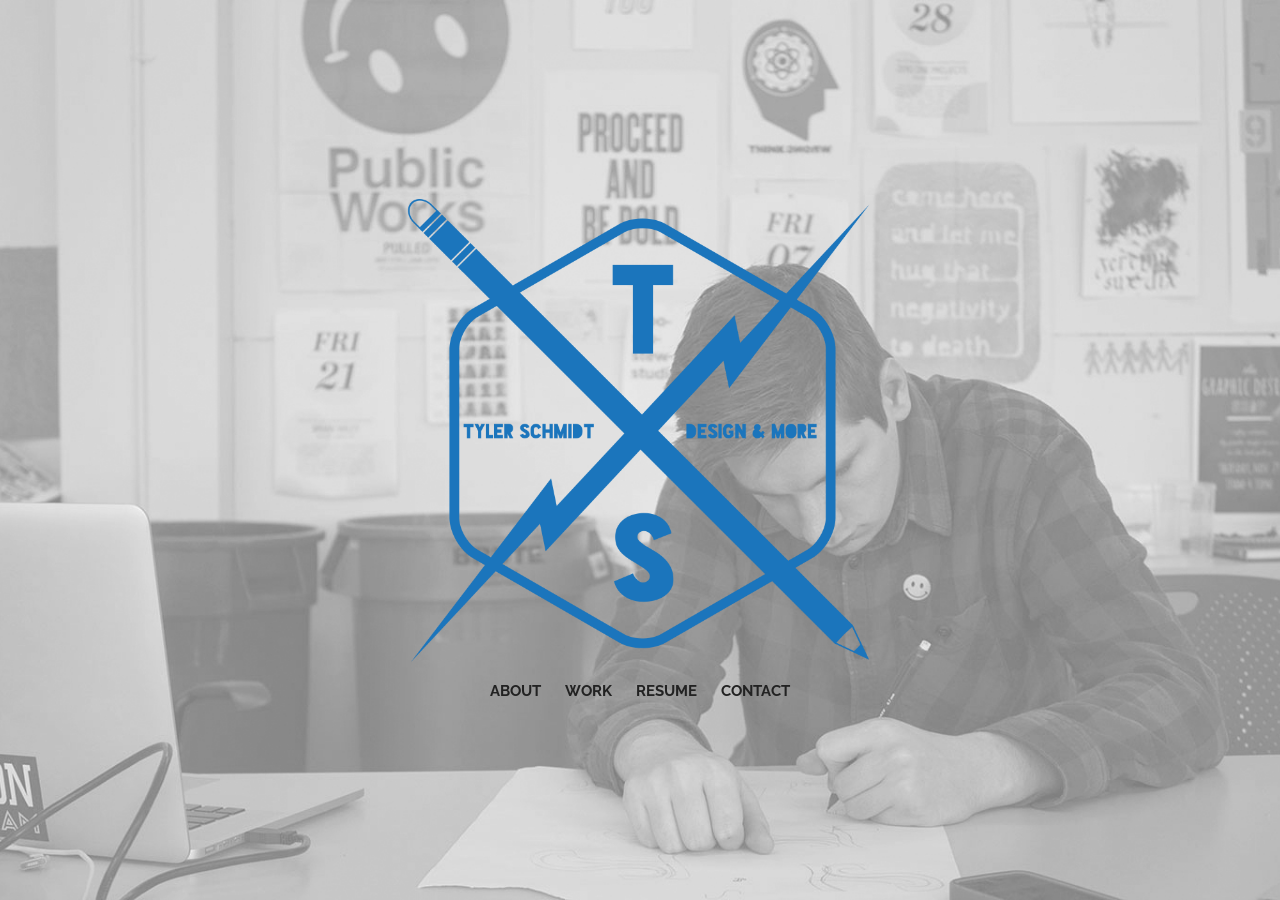
<file: index.html>
<!DOCTYPE html>
<html lang="en">
<head>

  <!-- Basic Page Needs
  –––––––––––––––––––––––––––––––––––––––––––––––––– -->
  <meta charset="utf-8">
  <title>Tyler Schmidt</title>
  <meta name="description" content="">
  <meta name="author" content="">

  <!-- Mobile Specific Metas
  –––––––––––––––––––––––––––––––––––––––––––––––––– -->
  <meta name="viewport" content="width=device-width, initial-scale=1">

  <!-- FONT
  –––––––––––––––––––––––––––––––––––––––––––––––––– -->
  <link href="//fonts.googleapis.com/css?family=Raleway:400,300,600" rel="stylesheet" type="text/css">

  <!-- CSS
  –––––––––––––––––––––––––––––––––––––––––––––––––– -->
  <link rel="stylesheet" href="css/skeleton.css">
  <link rel="stylesheet" href="css/normalize.css">
  <link rel="stylesheet" href="css/styles.css">
  <link rel="stylesheet" href="sss/sss.css" type="text/css" media="all">

  <!-- Favicon
  –––––––––––––––––––––––––––––––––––––––––––––––––– -->
  <link rel="icon" type="image/png" href="images/logo-2.png">

  <!-- JS
  –––––––––––––––––––––––––––––––––––––––––––––––––– -->
  <script src="http://ajax.googleapis.com/ajax/libs/jquery/1.9.0/jquery.min.js"></script>
  <script src="sss/sss.min.js"></script>
  <script>
  jQuery(function($) {
  $('.slider').sss();
  });
  </script>

</head>
<body>

  <!-- Primary Page Layout
  –––––––––––––––––––––––––––––––––––––––––––––––––– -->
  <div class="background-home">
    <div class="container">
        <img class="index-logo" src="images/logo.png">
        </a>
        <br>
      <div class="links">
       <a class="bold" href="about.html">ABOUT</a>
       <a class="bold" href="work.html">WORK</a>
       <a class="bold" href="resume.html">RESUME</a>
       <a class="bold" href="contact.html">CONTACT</a>
      </div>
    </div>
  </div>


<!-- End Document
  –––––––––––––––––––––––––––––––––––––––––––––––––– -->
</body>
</html>
</file>
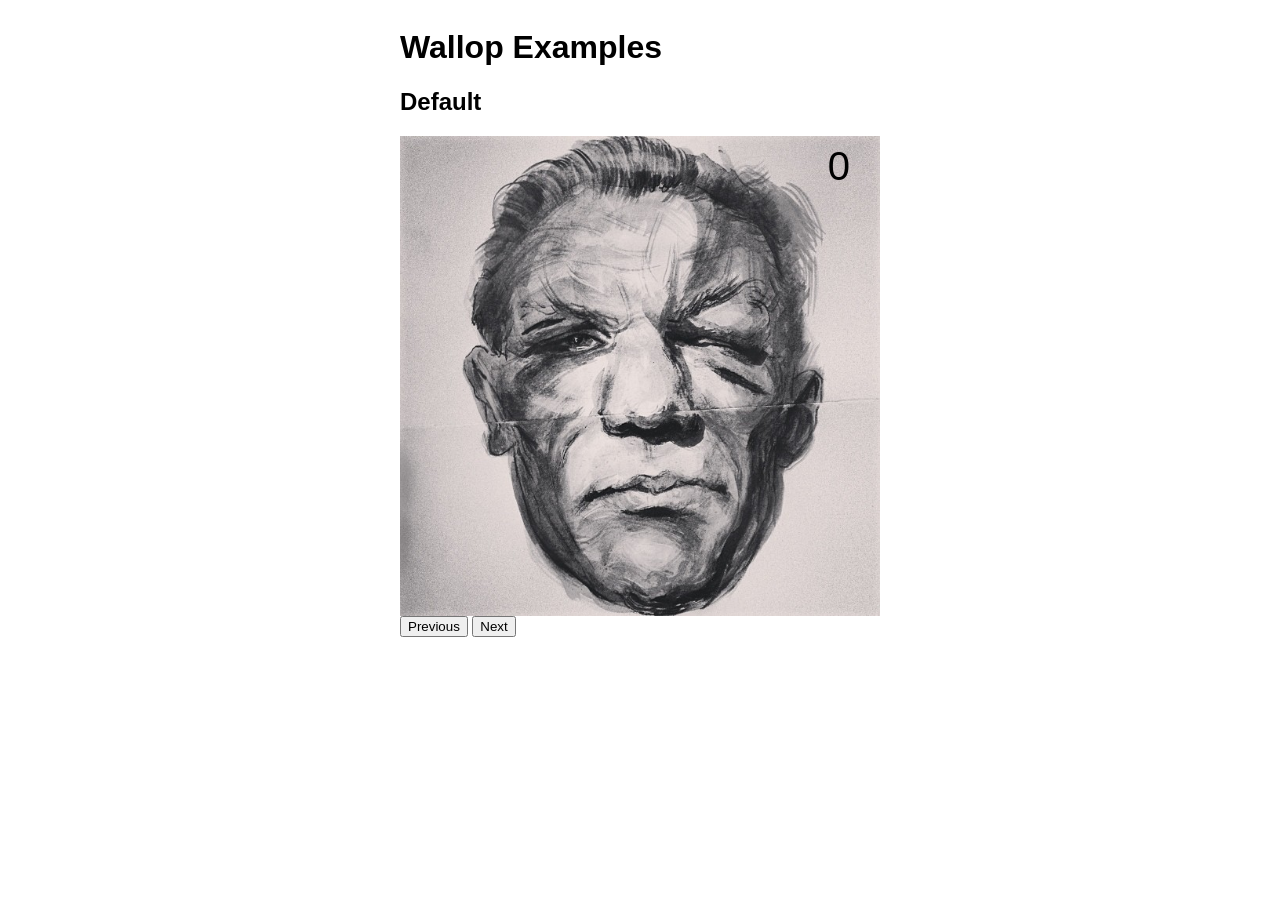
<file: bower_components/wallop/examples/index.html>
<!doctype html>
<html lang="en">
<head>
  <meta charset="UTF-8">
  <title>Wallop</title>
  <meta name="viewport" content="initial-scale=1, user-scalable=no">
  <link rel="stylesheet" href="css/example.css">
  <link rel="stylesheet" href="../css/wallop.css">
</head>
<body>

  <div class="Container">
    <h1>Wallop Examples</h1>
    <h2>Default</h2>

    <!-- SLIDER STARTS -->
    <div class="Wallop">
      <div class="Wallop-list">
        <div class="Wallop-item"><img src="imgs/1.jpg"></div>
        <div class="Wallop-item"><img src="imgs/2.jpg"></div>
        <div class="Wallop-item"><img src="imgs/3.jpg"></div>
        <div class="Wallop-item"><img src="imgs/4.jpg"></div>
        <div class="Wallop-item"><img src="imgs/5.jpg"></div>
      </div>

      <button class="Wallop-buttonPrevious">Previous</button>
      <button class="Wallop-buttonNext">Next</button>
    </div>
    <!-- SLIDER ENDS -->

  </div>


  <script src="../js/Wallop.js"></script>
  <script>
    // New instance of Wallop
    var slider = document.querySelector('.Wallop');
    var Wallop = new Wallop(slider);
  </script>

</body>
</html>
</file>
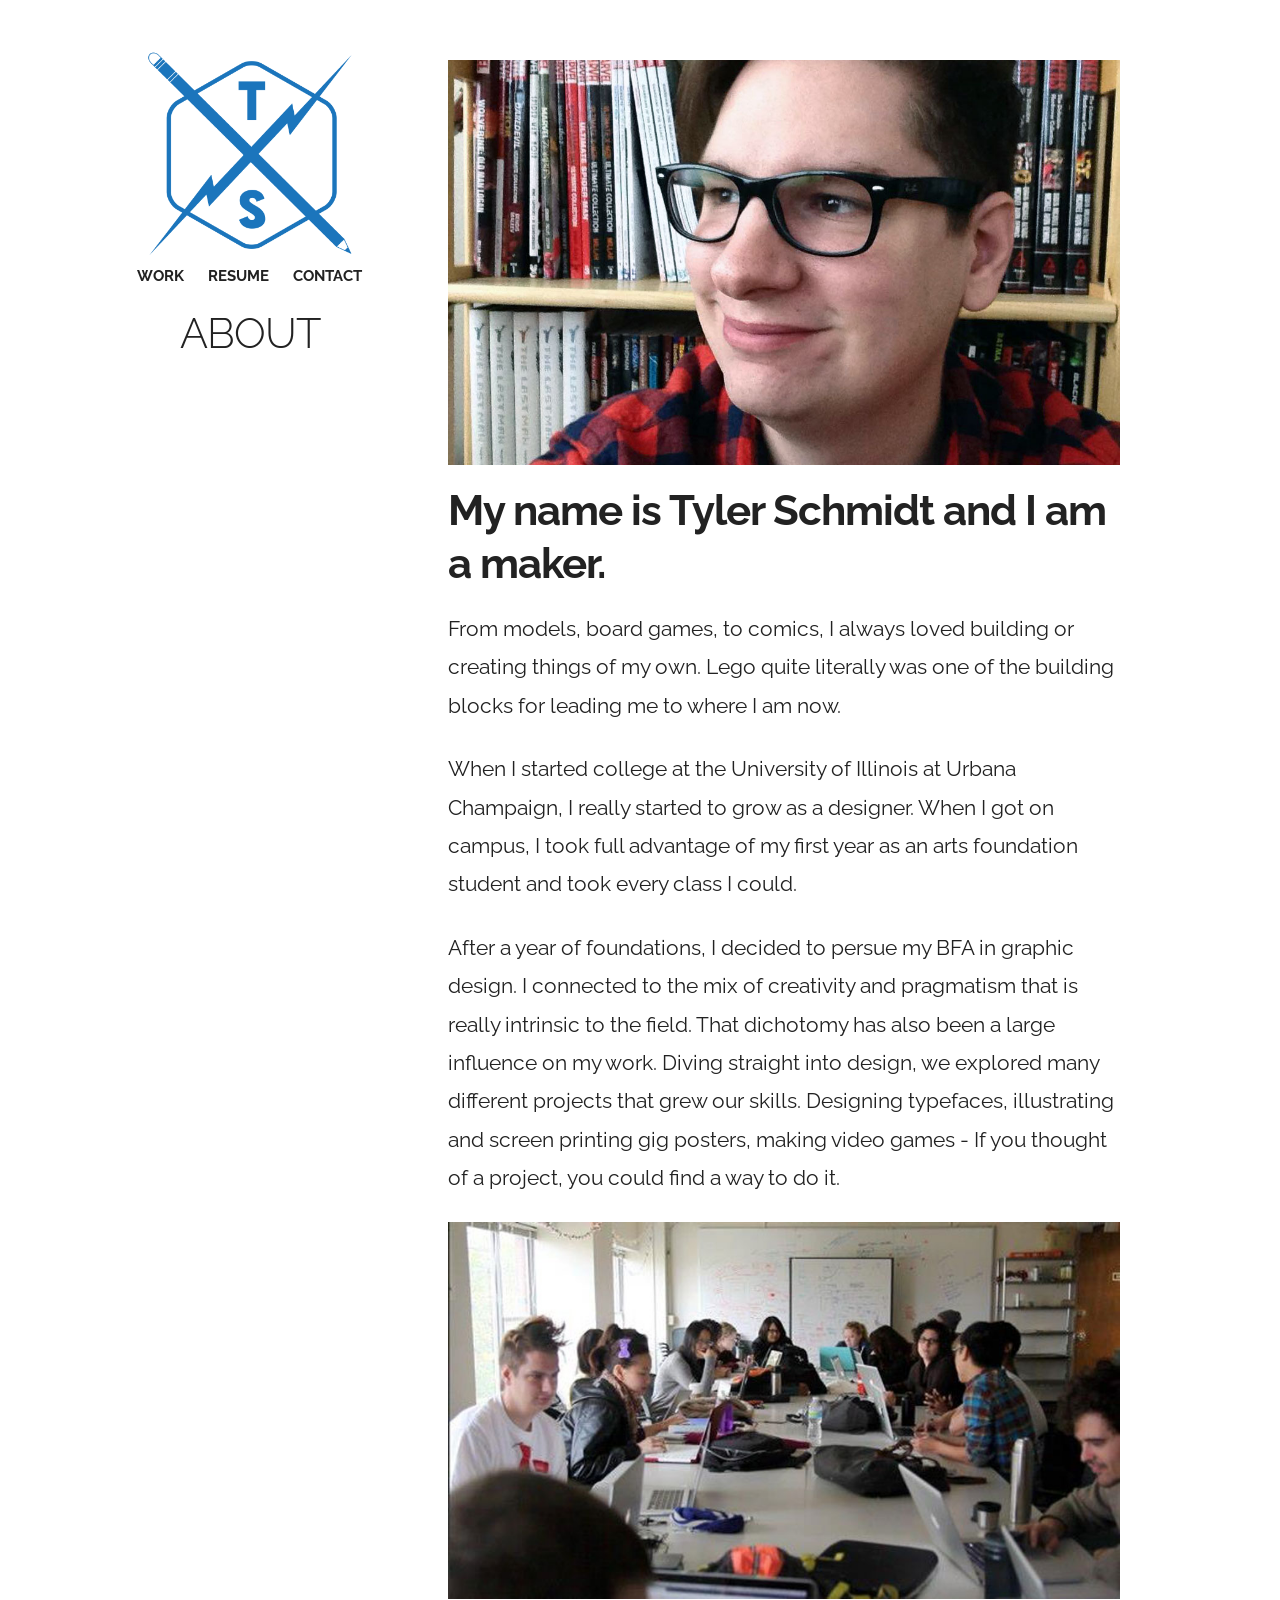
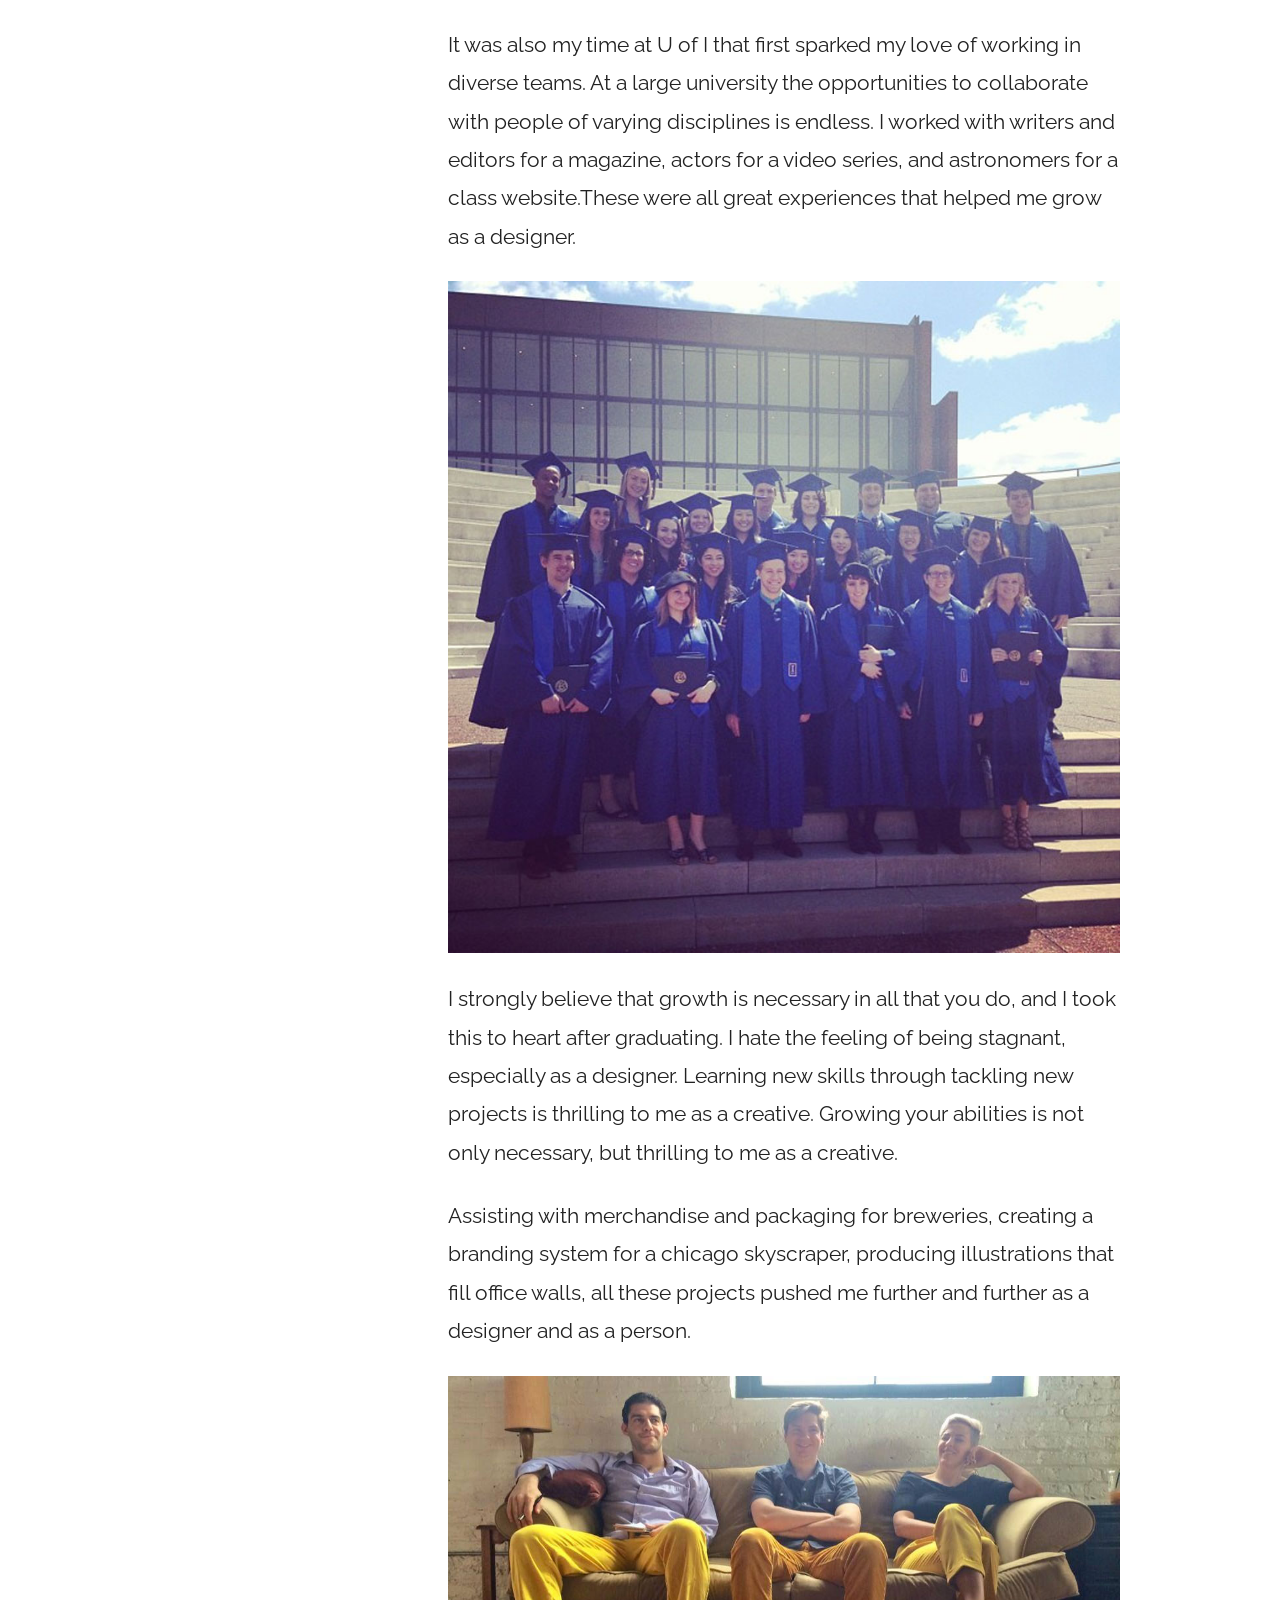
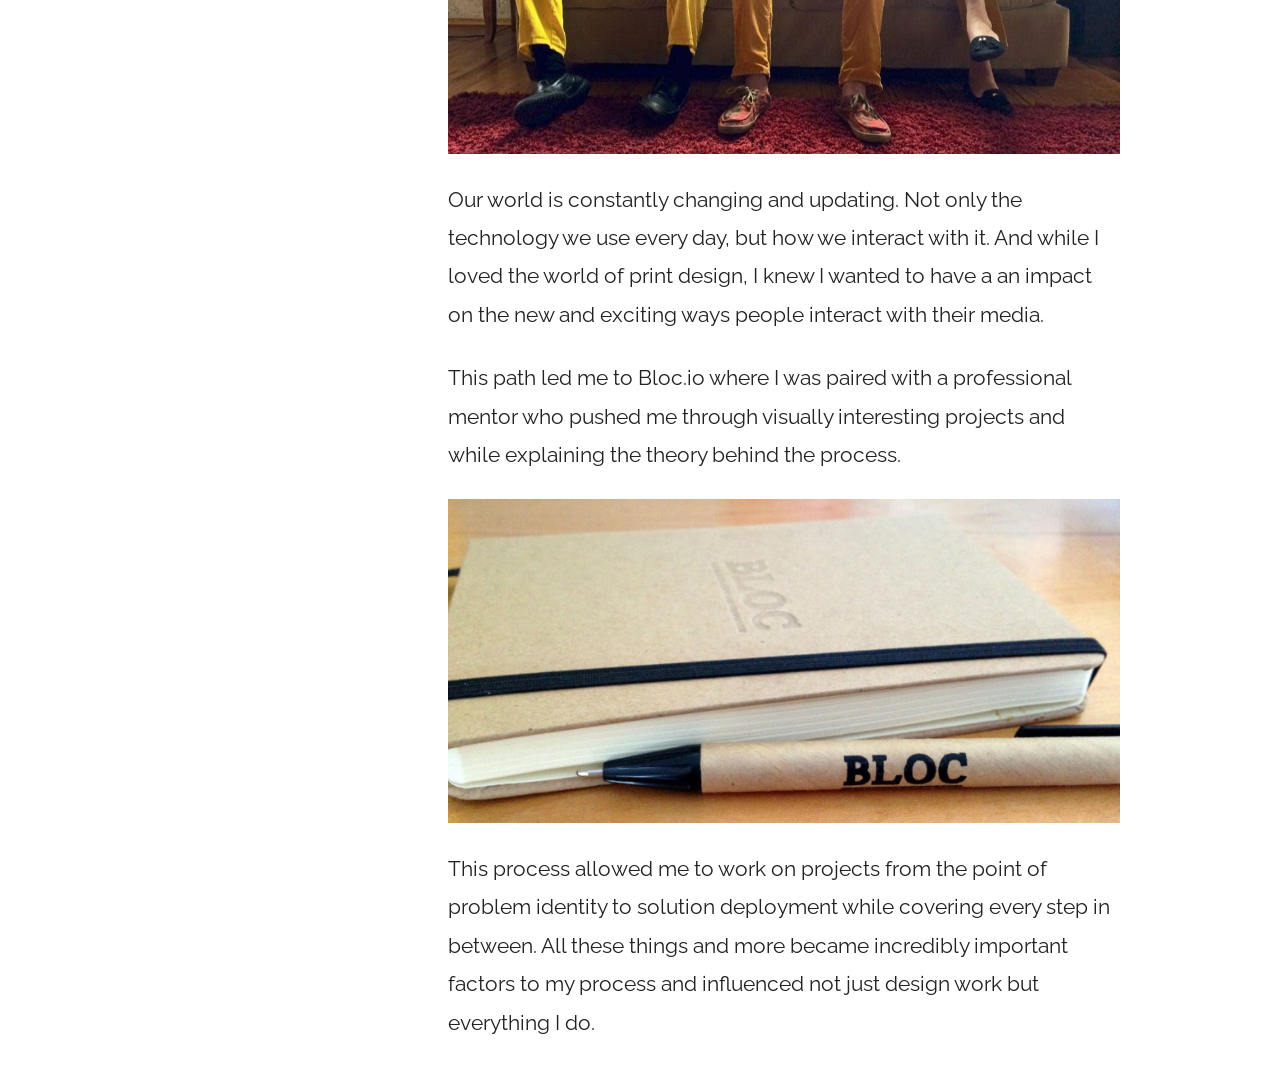
<file: about.html>
<!DOCTYPE html>
<html lang="en">
<head>

  <!-- Basic Page Needs
  –––––––––––––––––––––––––––––––––––––––––––––––––– -->
  <meta charset="utf-8">
  <title>Tyler Schmidt</title>
  <meta name="description" content="">
  <meta name="author" content="">

  <!-- Mobile Specific Metas
  –––––––––––––––––––––––––––––––––––––––––––––––––– -->
  <meta name="viewport" content="width=device-width, initial-scale=1">

  <!-- FONT
  –––––––––––––––––––––––––––––––––––––––––––––––––– -->
  <link href="//fonts.googleapis.com/css?family=Raleway:400,300,600" rel="stylesheet" type="text/css">

  <!-- CSS
  –––––––––––––––––––––––––––––––––––––––––––––––––– -->
  <link rel="stylesheet" href="css/skeleton.css">
  <link rel="stylesheet" href="css/normalize.css">
  <link rel="stylesheet" href="css/styles.css">
  <link rel="stylesheet" href="sss/sss.css" type="text/css" media="all">

  <!-- Favicon
  –––––––––––––––––––––––––––––––––––––––––––––––––– -->
  <link rel="icon" type="image/png" href="images/logo-2.png">

  <!-- JS
  –––––––––––––––––––––––––––––––––––––––––––––––––– -->
  <script src="http://ajax.googleapis.com/ajax/libs/jquery/1.9.0/jquery.min.js"></script>
  <script src="sss/sss.min.js"></script>
  <script>
  jQuery(function($) {
  $('.slider').sss();
  });
  </script>

</head>
<body>

  <!-- Primary Page Layout
  –––––––––––––––––––––––––––––––––––––––––––––––––– -->
    <div class="container">
    <div class="row">
      <article>
      <div class="fixed-left">
        <a href="work.html">
        <img class="scale" src="images/logo-2.png">
        </a>
        <div class="links">
       <a class="bold" href="work.html">WORK</a>
       <a class="bold" href="resume.html">RESUME</a>
       <a class="bold" href="contact.html">CONTACT</a>
        </div>
       <h2 class="page-2">ABOUT</h2>
      </div>
      <div class="fixed-right">
        <div class="header"></div>
          <h2 class="bold">My name is Tyler Schmidt and I am a maker.</h2>
          <p>
          From models, board games, to comics, I always loved building or creating things of my own. Lego quite literally was one of the building blocks for leading me to where I am now.
          </p>
          <p>
          When I started college at the University of Illinois at Urbana Champaign, I really started to grow as a designer. When I got on campus, I took full advantage of my first year as an arts foundation student and took every class I could. 
          </p>
          <p>
          After a year of foundations, I decided to persue my BFA in graphic design. I connected to the mix of creativity and pragmatism that is really intrinsic to the field. That dichotomy has also been a large influence on my work. Diving straight into design, we explored many different projects that grew our skills. Designing typefaces, illustrating and screen printing gig posters, making video games - If you thought of a project, you could find a way to do it. 
          </p>
          <img class="img" src="images/studio.jpg">
          <p>
          It was also my time at U of I that first sparked my love of working in diverse teams. At a large university the opportunities to collaborate with people of varying disciplines is endless. I worked with writers and editors for a magazine, actors for a video series, and astronomers for a class website.These were all great experiences that helped me grow as a designer.
          </p>
          <img class="img" src="images/grad.jpg">
          <p>
          I strongly believe that growth is necessary in all that you do, and I took this to heart after graduating. I hate the feeling of being stagnant, especially as a designer. Learning new skills through tackling new projects is thrilling to me as a creative. Growing your abilities is not only necessary, but thrilling to me as a creative. 
          </p>
          <p>
          Assisting with merchandise and packaging for breweries, creating a branding system for a chicago skyscraper, producing illustrations that fill office walls, all these projects pushed me further and further as a designer and as a person.
          </p>
          <img class="img" src="images/yellow.jpg">
          <p>
          Our world is constantly changing and updating. Not only the technology we use every day, but how we interact with it. And while I loved the world of print design, I knew I wanted to have a an impact on the new and exciting ways people interact with their media. 
          </p>
          <p>
          This path led me to Bloc.io where I was paired with a professional mentor who pushed me through visually interesting projects and while explaining the theory behind the process.
          </p>
          <img class="img" src="images/bloc.jpg">
          <p>
          This process allowed me to work on projects from the point of problem identity to solution deployment while covering every step in between.
          All these things and more became incredibly important factors to my process and influenced not just design work but everything I do. 
        </p>
      </div>
    </article>
    </div>
   </div>


<!-- End Document
  –––––––––––––––––––––––––––––––––––––––––––––––––– -->
</body>
</html>
</file>
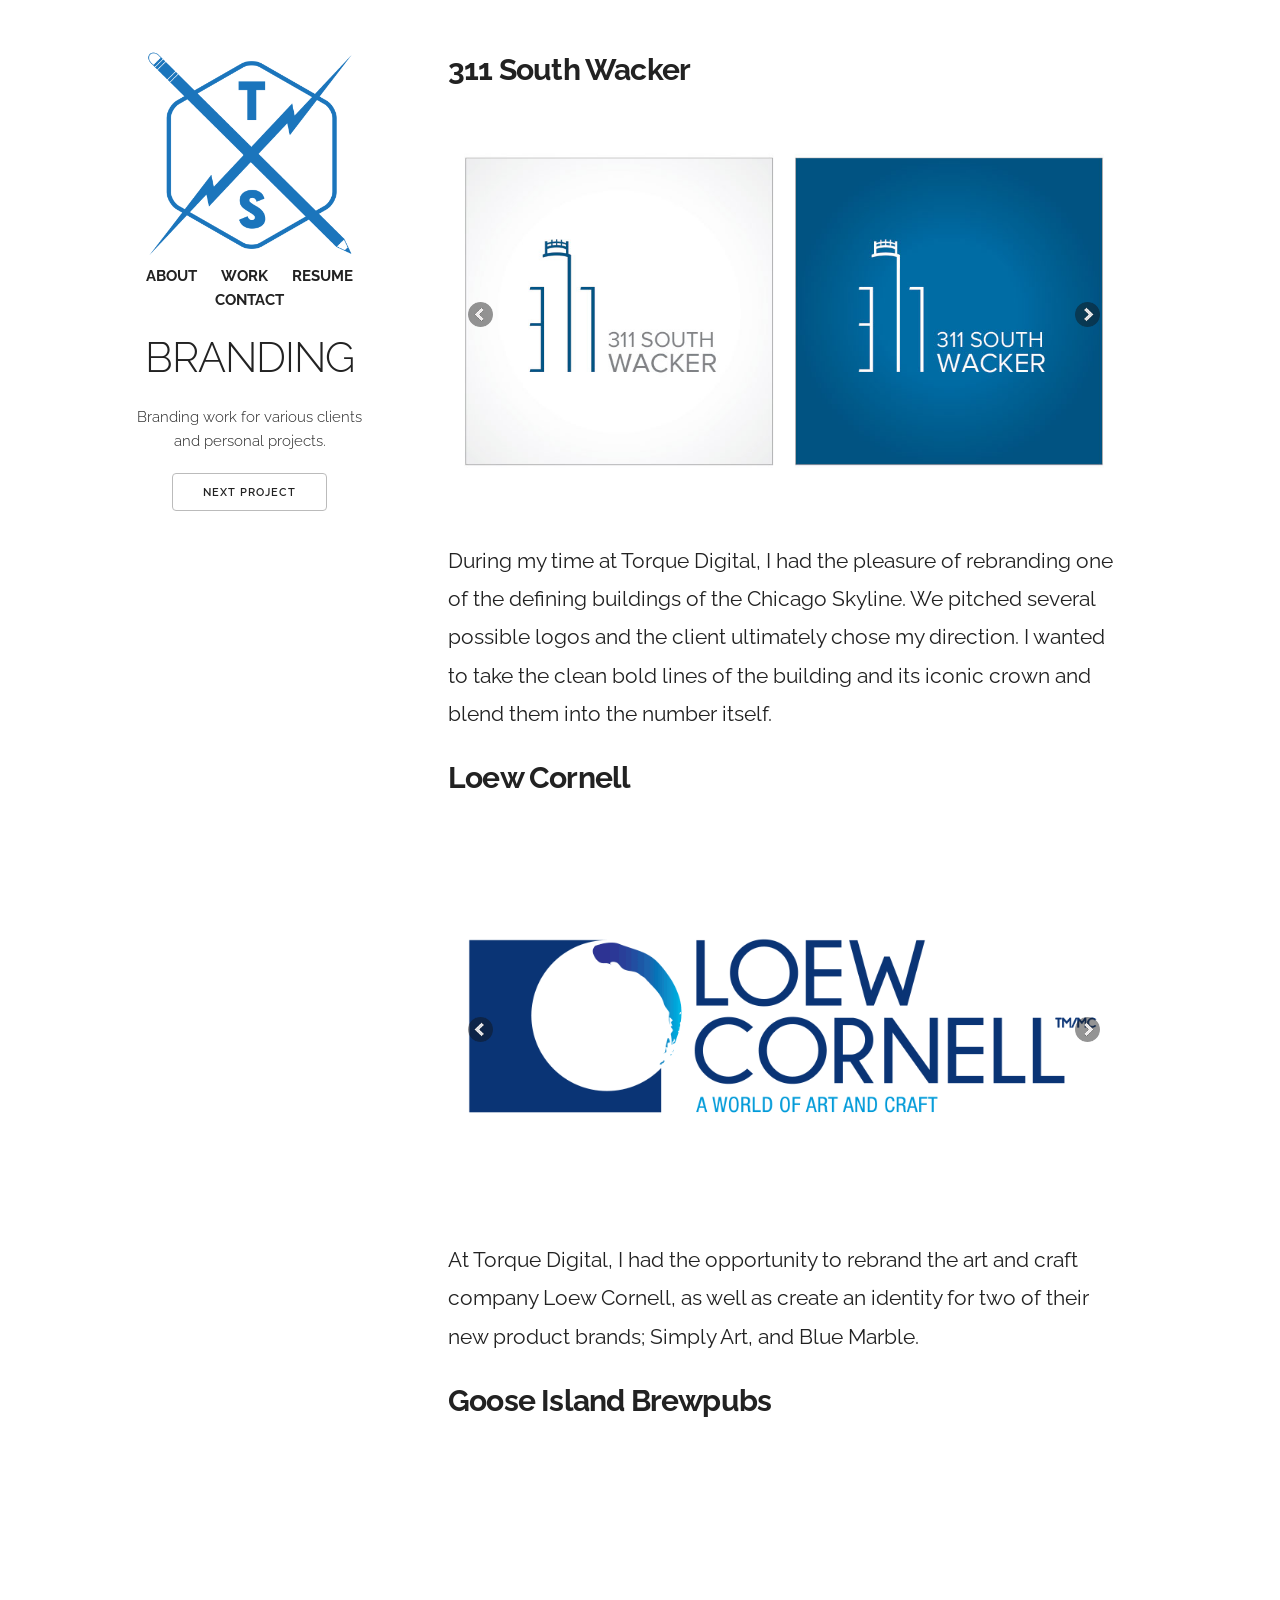
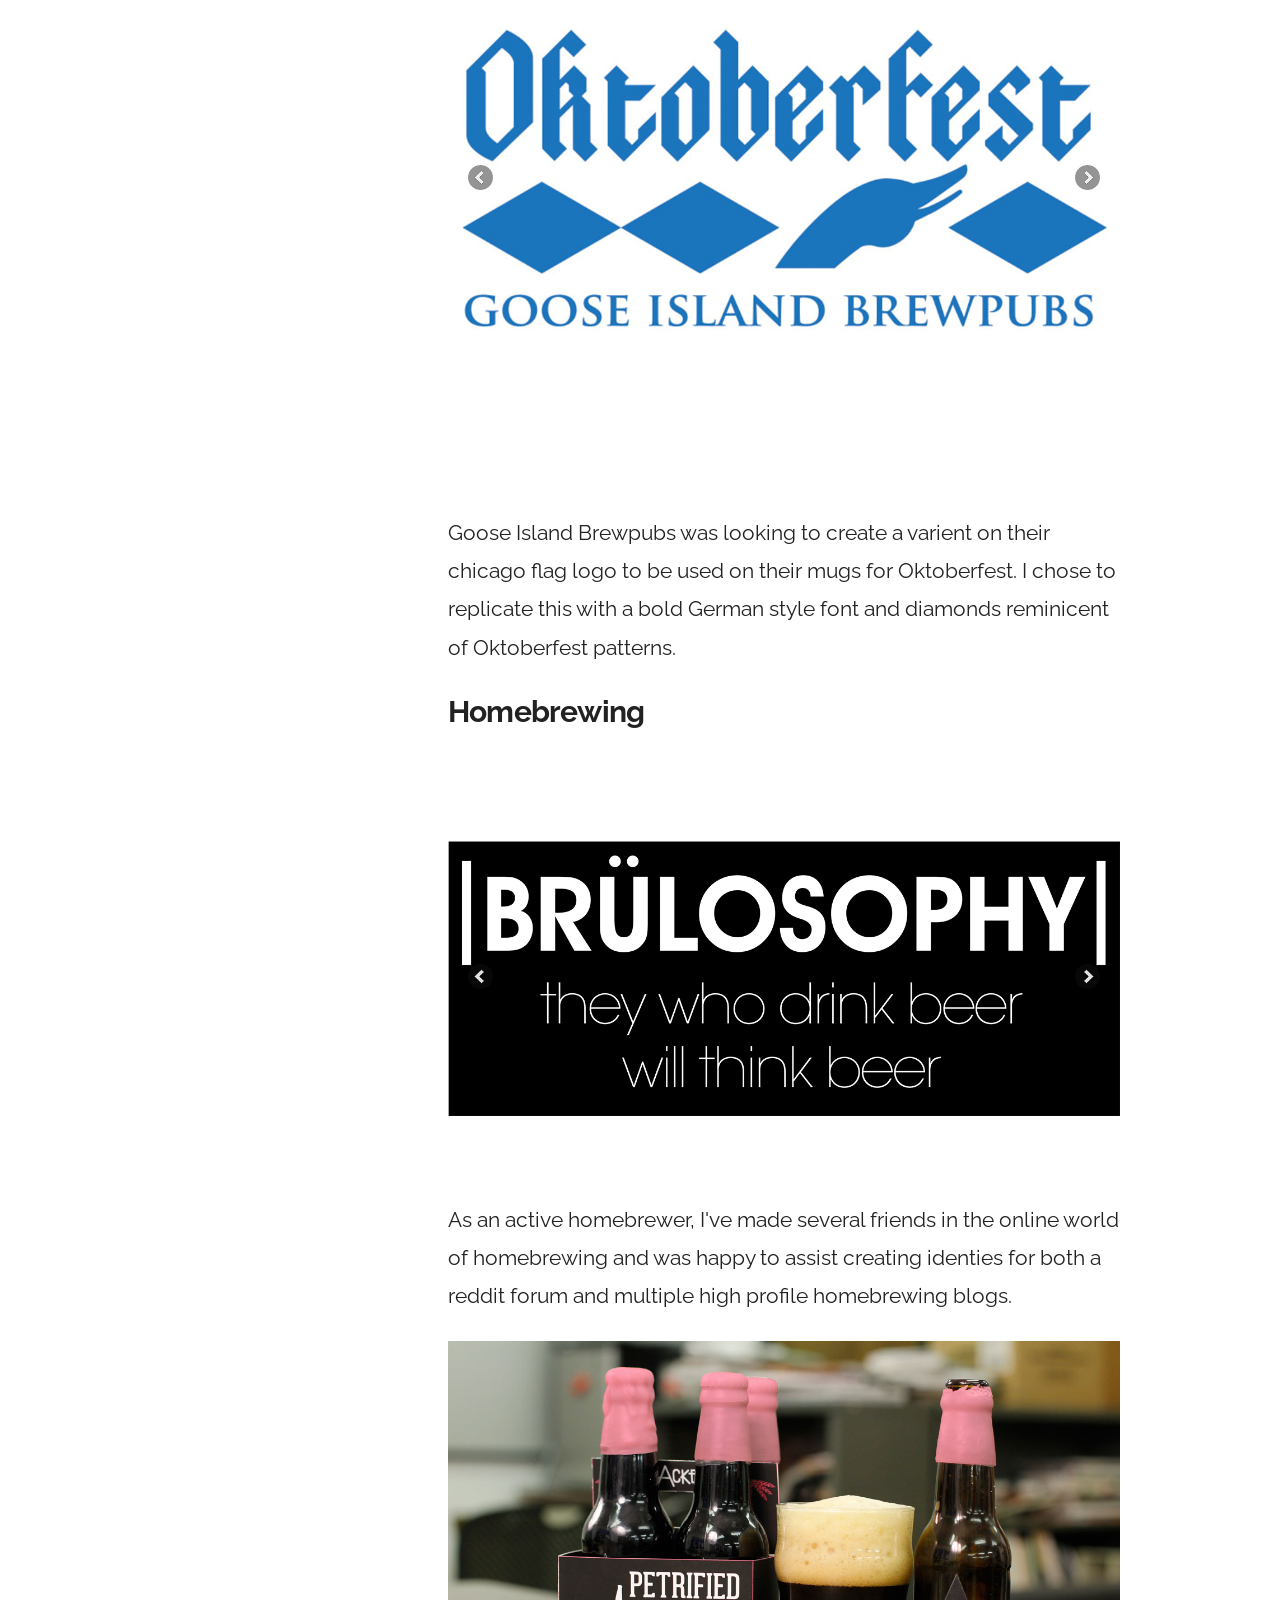
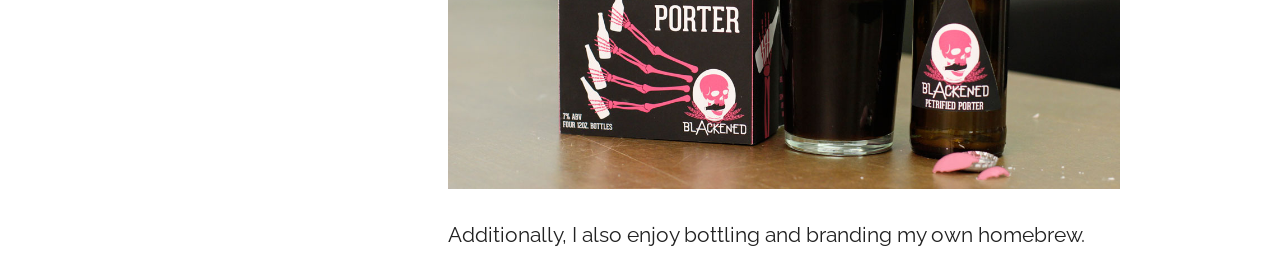
<file: branding.html>
<!DOCTYPE html>
<html lang="en">
<head>

  <!-- Basic Page Needs
  –––––––––––––––––––––––––––––––––––––––––––––––––– -->
  <meta charset="utf-8">
  <title>Tyler Schmidt</title>
  <meta name="description" content="">
  <meta name="author" content="">

  <!-- Mobile Specific Metas
  –––––––––––––––––––––––––––––––––––––––––––––––––– -->
  <meta name="viewport" content="width=device-width, initial-scale=1">

  <!-- FONT
  –––––––––––––––––––––––––––––––––––––––––––––––––– -->
  <link href="//fonts.googleapis.com/css?family=Raleway:400,300,600" rel="stylesheet" type="text/css">

  <!-- CSS
  –––––––––––––––––––––––––––––––––––––––––––––––––– -->
  <link rel="stylesheet" href="css/skeleton.css">
  <link rel="stylesheet" href="css/normalize.css">
  <link rel="stylesheet" href="css/styles.css">
  <link rel="stylesheet" href="sss/sss.css" type="text/css" media="all">

  <!-- Favicon
  –––––––––––––––––––––––––––––––––––––––––––––––––– -->
  <link rel="icon" type="image/png" href="images/logo-2.png">

  <!-- JS
  –––––––––––––––––––––––––––––––––––––––––––––––––– -->
  <script src="http://ajax.googleapis.com/ajax/libs/jquery/1.9.0/jquery.min.js"></script>
  <script src="sss/sss.min.js"></script>
  <script>
  jQuery(function($) {
  $('.slider').sss();
  });
  </script>

</head>
<body>

  <!-- Primary Page Layout
  –––––––––––––––––––––––––––––––––––––––––––––––––– -->
    <div class="container">
    <div class="row">
      <article>
      <div class="fixed-left">
        <a href="work.html">
        <img class="scale" src="images/logo-2.png">
        </a>
        <br>
        <div class="links">
       <a class="bold" href="about.html">ABOUT</a>
       <a class="bold" href="work.html">WORK</a>
       <a class="bold" href="resume.html">RESUME</a>
       <a class="bold" href="contact.html">CONTACT</a>
     </div>
       <h2 class="page">BRANDING</h2>
       <h6>Branding work for various clients and personal projects.</h6>
       <button class="button"><a href="marketing.html">Next Project</a></button>
      </div>
      <div class="fixed-right">
          <h4><b>311 South Wacker</b></h4>
          <div class="slider">
            <img src="images/311-1.jpg" />
            <img src="images/311-2.jpg" />
          </div>
          <br>
          <p>
          During my time at Torque Digital, I had the pleasure of rebranding one of the defining buildings of the Chicago Skyline. We pitched several possible logos and the client ultimately chose my direction. I wanted to take the clean bold lines of the building and its iconic crown and blend them into the number itself. 
          </p>
          <h4><b>Loew Cornell</b></h4>
          <div class="slider">
            <img src="images/lc.png" />
            <img src="images/blue.png" />
            <img src="images/sa.png" />
          </div>
          <p>
          At Torque Digital, I had the opportunity to rebrand the art and craft company Loew Cornell, as well as create an identity for two of their new product brands; Simply Art, and Blue Marble. 
          </p>
          <h4><b>Goose Island Brewpubs</b></h4>
          <div class="slider">
            <img src="images/oktober-1.png" />
            <img src="images/oktober-2.jpg" />
          </div>
          <p>
          Goose Island Brewpubs was looking to create a varient on their chicago flag logo to be used on their mugs for Oktoberfest. I chose to replicate this with a bold German style font and diamonds reminicent of Oktoberfest patterns. 
          </p>
          <h4><b>Homebrewing</b></h4>
          <div class="slider">
            <img src="images/bru.png" />
            <img src="images/mf.png" />
            <img src="images/reddit.jpg" />
          </div>
          <p>
          As an active homebrewer, I've made several friends in the online world of homebrewing and was happy to assist creating identies for both a reddit forum and multiple high profile homebrewing blogs. 
          </p>
          <img class="img" src="images/porter.jpg">
          <p>
          Additionally, I also enjoy bottling and branding my own homebrew.
          </p>
      </div>
    </article>
    </div>
   </div>


<!-- End Document
  –––––––––––––––––––––––––––––––––––––––––––––––––– -->
</body>
</html>
</file>
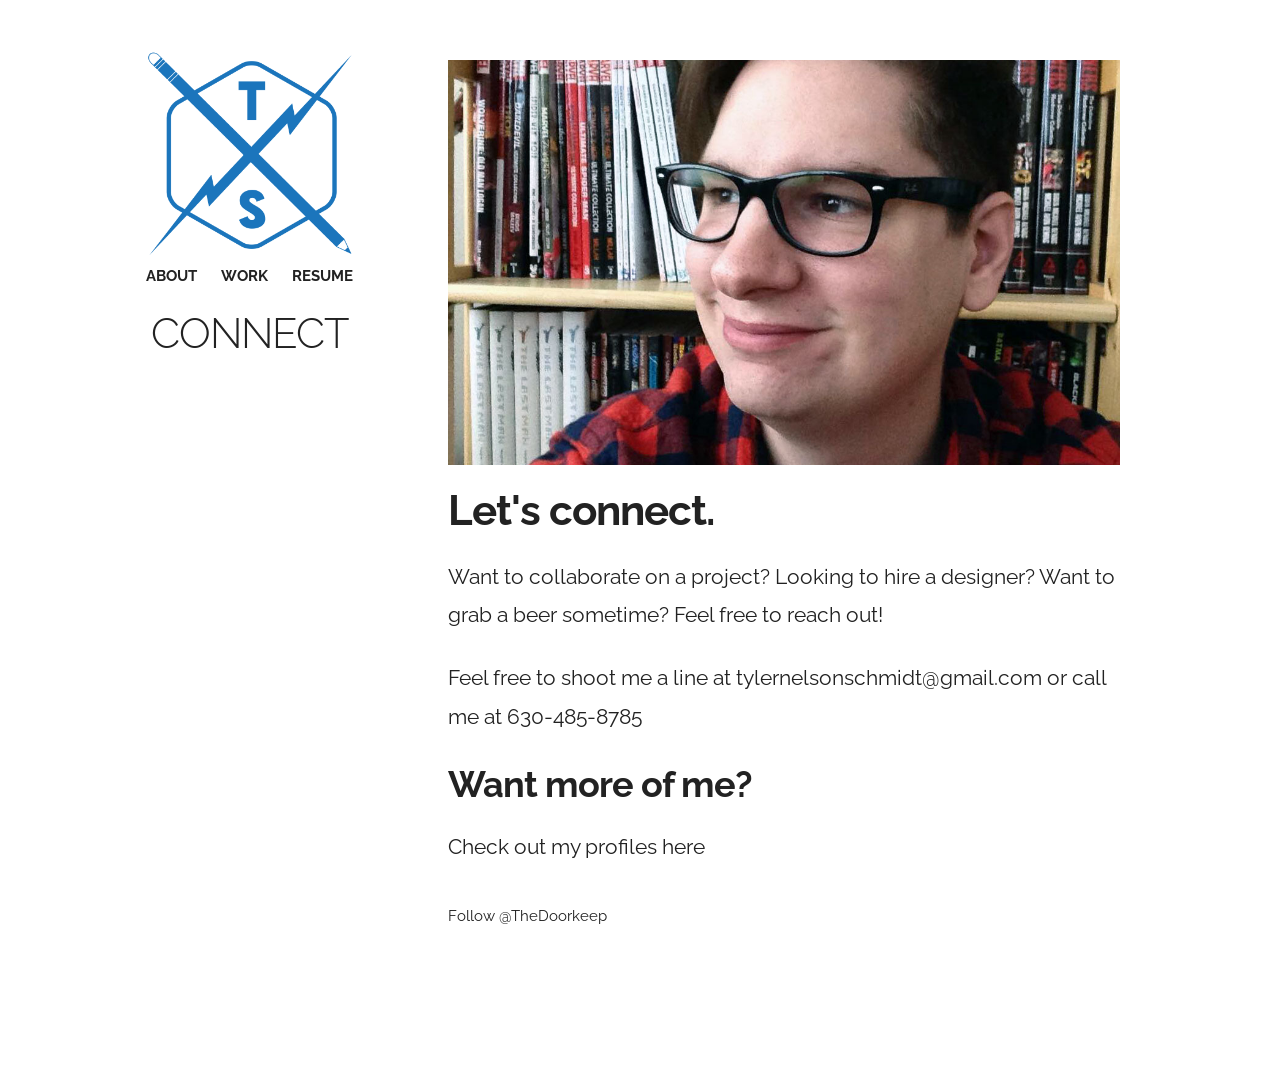
<file: contact.html>
<!DOCTYPE html>
<html lang="en">
<head>

  <!-- Basic Page Needs
  –––––––––––––––––––––––––––––––––––––––––––––––––– -->
  <meta charset="utf-8">
  <title>Tyler Schmidt</title>
  <meta name="description" content="">
  <meta name="author" content="">

  <!-- Mobile Specific Metas
  –––––––––––––––––––––––––––––––––––––––––––––––––– -->
  <meta name="viewport" content="width=device-width, initial-scale=1">

  <!-- FONT
  –––––––––––––––––––––––––––––––––––––––––––––––––– -->
  <link href="//fonts.googleapis.com/css?family=Raleway:400,300,600" rel="stylesheet" type="text/css">

  <!-- CSS
  –––––––––––––––––––––––––––––––––––––––––––––––––– -->
  <link rel="stylesheet" href="css/skeleton.css">
  <link rel="stylesheet" href="css/normalize.css">
  <link rel="stylesheet" href="css/styles.css">
  <link rel="stylesheet" href="sss/sss.css" type="text/css" media="all">

  <!-- Favicon
  –––––––––––––––––––––––––––––––––––––––––––––––––– -->
  <link rel="icon" type="image/png" href="images/logo-2.png">

  <!-- JS
  –––––––––––––––––––––––––––––––––––––––––––––––––– -->
  <script src="http://ajax.googleapis.com/ajax/libs/jquery/1.9.0/jquery.min.js"></script>
  <script src="sss/sss.min.js"></script>
  <script>
  jQuery(function($) {
  $('.slider').sss();
  });
  </script>

</head>
<body>

  <!-- Primary Page Layout
  –––––––––––––––––––––––––––––––––––––––––––––––––– -->
    <div class="container">
    <div class="row">
      <article>
      <div class="fixed-left">
        <a href="work.html">
        <img class="scale" src="images/logo-2.png">
        </a>
        <div class="links">
          <a class="bold" href="about.html">ABOUT</a>
          <a class="bold" href="work.html">WORK</a>
          <a class="bold" href="resume.html">RESUME</a>
        </div>
     <h2 class="page-2">CONNECT</h2>
      </div>
      <div class="fixed-right">
        <div class="header"></div>
          <h2><b>Let's connect.</b></h2>
          <p>
          Want to collaborate on a project? Looking to hire a designer? Want to grab a beer sometime? Feel free to reach out!
          </p>
          <p>
          Feel free to shoot me a line at tylernelsonschmidt@gmail.com or call me at 630-485-8785
          </p>
          <h3><b>Want more of me?</b></h3>
          <p>
          Check out my profiles here
          </p>
          <div class="social">
            <a href="https://twitter.com/TheDoorkeep" class="twitter-follow-button" data-show-count="false" data-size="large">Follow @TheDoorkeep</a>
            
            <iframe src="https://ghbtns.com/github-btn.html?user=thedoorkeep&type=follow&count=true&size=large" frameborder="0" scrolling="0" width="220px" height="30px"></iframe>

            <span class="ig-follow" data-id="5479dee" data-handle="thedoorkeep" data-count="false" data-size="large" data-username="true"></span>
          </div>
      
      </div>
    </article>
    </div>
   </div>


<!-- End Document
  –––––––––––––––––––––––––––––––––––––––––––––––––– -->
<script>!function(d,s,id){var js,fjs=d.getElementsByTagName(s)[0],p=/^http:/.test(d.location)?'http':'https';if(!d.getElementById(id)){js=d.createElement(s);js.id=id;js.src=p+'://platform.twitter.com/widgets.js';fjs.parentNode.insertBefore(js,fjs);}}(document, 'script', 'twitter-wjs');</script>




</body>
</html>
</file>
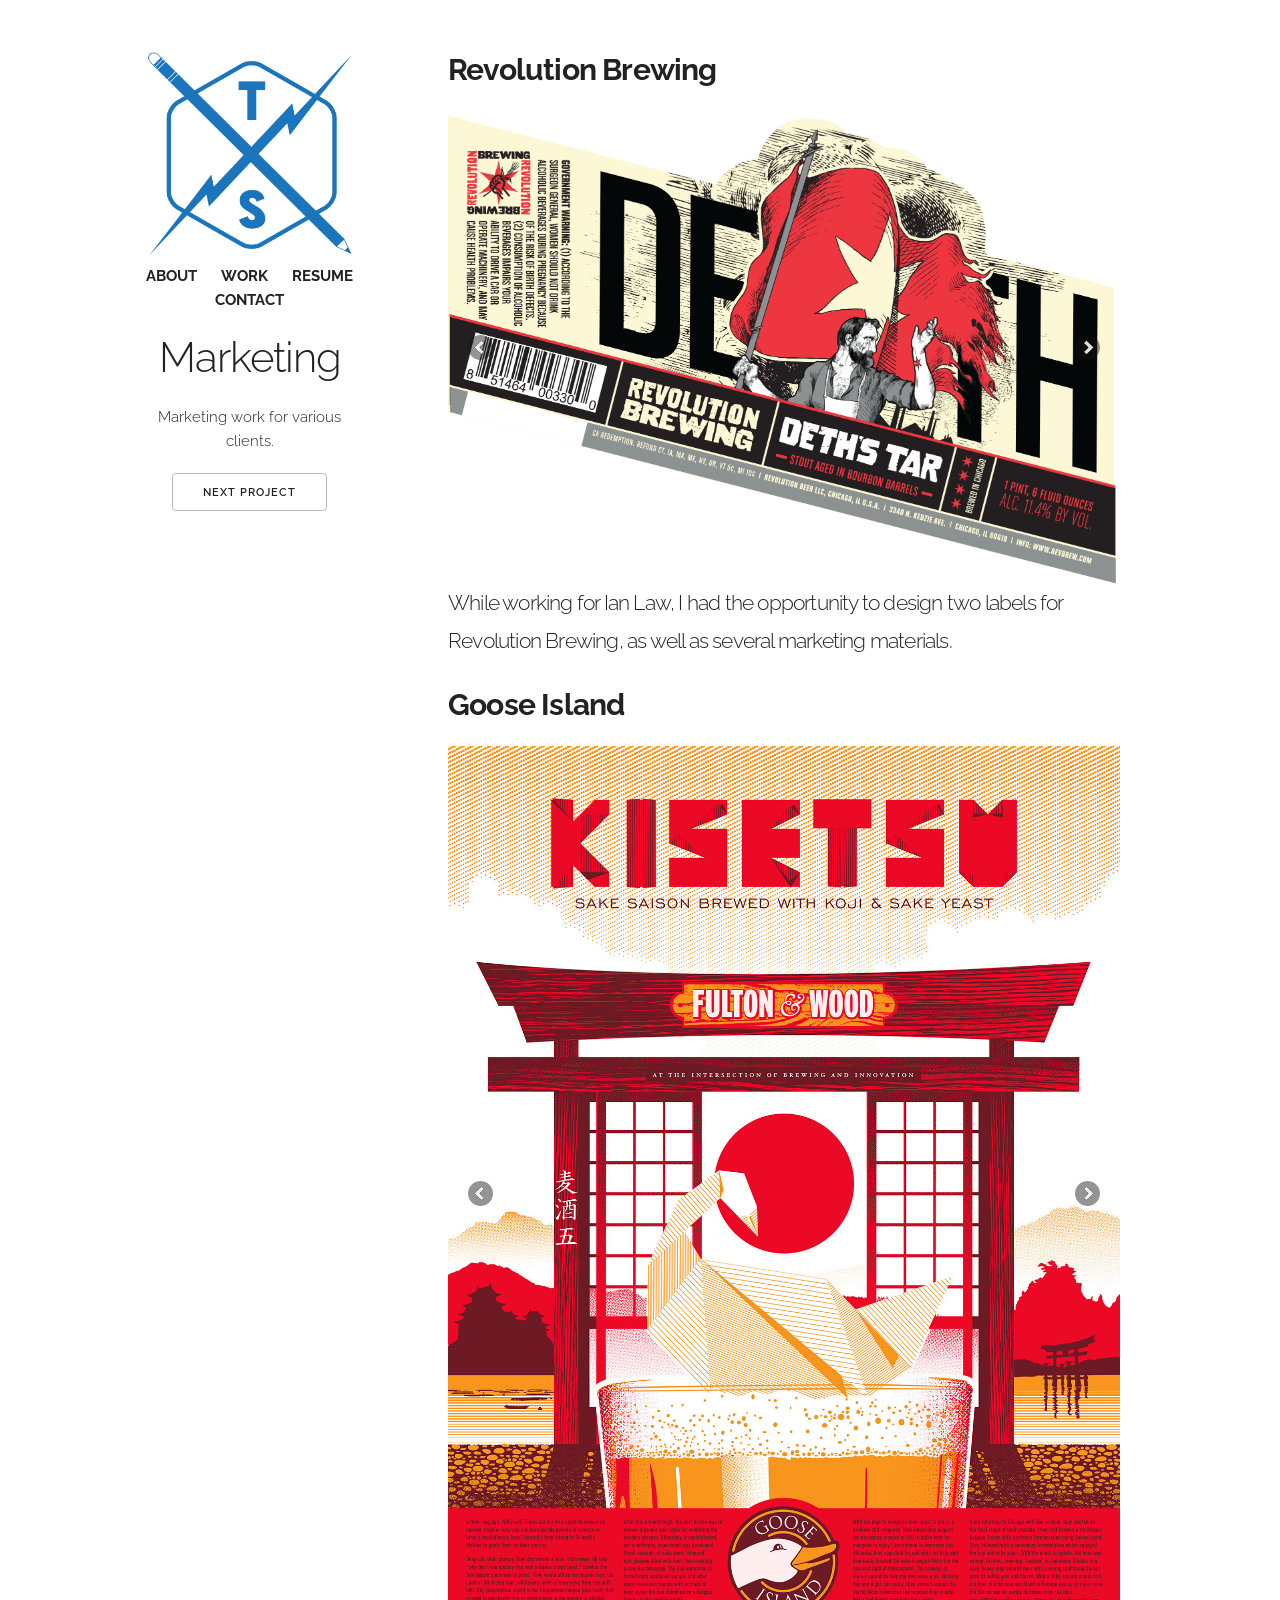
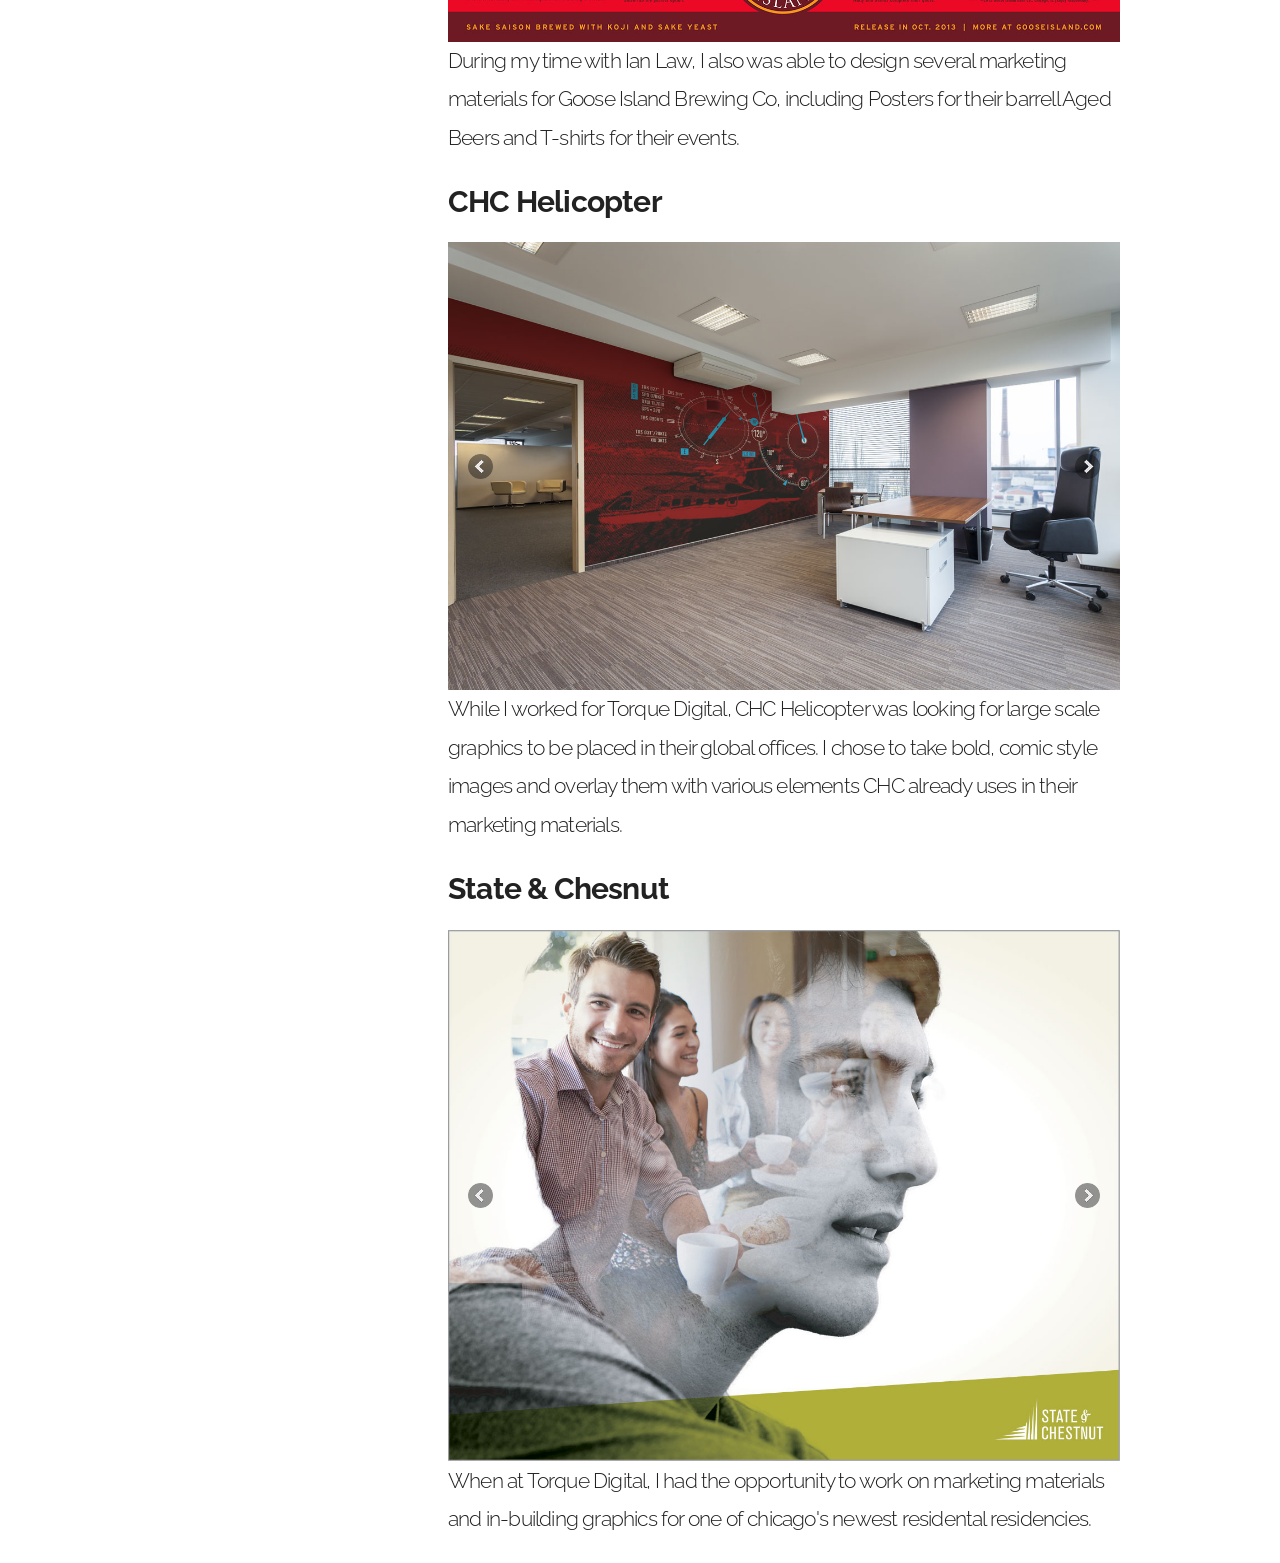
<file: marketing.html>
<!DOCTYPE html>
<html lang="en">
<head>

  <!-- Basic Page Needs
  –––––––––––––––––––––––––––––––––––––––––––––––––– -->
  <meta charset="utf-8">
  <title>Tyler Schmidt</title>
  <meta name="description" content="">
  <meta name="author" content="">

  <!-- Mobile Specific Metas
  –––––––––––––––––––––––––––––––––––––––––––––––––– -->
  <meta name="viewport" content="width=device-width, initial-scale=1">

  <!-- FONT
  –––––––––––––––––––––––––––––––––––––––––––––––––– -->
  <link href="//fonts.googleapis.com/css?family=Raleway:400,300,600" rel="stylesheet" type="text/css">

  <!-- CSS
  –––––––––––––––––––––––––––––––––––––––––––––––––– -->
  <link rel="stylesheet" href="css/skeleton.css">
  <link rel="stylesheet" href="css/normalize.css">
  <link rel="stylesheet" href="css/styles.css">
  <link rel="stylesheet" href="sss/sss.css" type="text/css" media="all">


  <!-- Favicon
  –––––––––––––––––––––––––––––––––––––––––––––––––– -->
  <link rel="icon" type="image/png" href="images/logo-2.png">

  <!-- JS
  –––––––––––––––––––––––––––––––––––––––––––––––––– -->
  <script src="http://ajax.googleapis.com/ajax/libs/jquery/1.9.0/jquery.min.js"></script>
  <script src="sss/sss.min.js"></script>
  <script>
  jQuery(function($) {
  $('.slider').sss();
  });
  </script>


</head>
<body>

  <!-- Primary Page Layout
  –––––––––––––––––––––––––––––––––––––––––––––––––– -->
    <div class="container">
    <div class="row">
      <article>
      <div class="fixed-left">
        <a href="work.html">
        <img class="scale" src="images/logo-2.png">
        </a>
        <br>
      <div class="links">
       <a class="bold" href="about.html">ABOUT</a>
       <a class="bold" href="work.html">WORK</a>
       <a class="bold" href="resume.html">RESUME</a>
       <a class="bold" href="contact.html">CONTACT</a>
     </div>
       <h2 class="page">Marketing</h2>
       <h6>Marketing work for various clients.</h6>
       <button class="button"><a href="more.html">Next Project</a></button>
      </div>
      <div class="fixed-right">
          <h4 class="bold">Revolution Brewing<h4>
          <div class="slider">
            <img src="images/dethstar.png" />
            <img src="images/localhero.png" />
          </div>
          <p>
          While working for Ian Law, I had the opportunity to design two labels for Revolution Brewing, as well as several marketing materials. 
          </p>
          <h4 class="bold">Goose Island<h4>
          <div class="slider">
            <img src="images/kisetsu.jpg" />
            <img src="images/2moreweeks.jpg" />
            <img src="images/leisuresuit.jpg" />
            <img src="images/oktoberfest.jpg" />
            <img src="images/run312.jpg">
          </div>
          <p>
          During my time with Ian Law, I also was able to design several marketing materials for Goose Island Brewing Co, including Posters for their barrell Aged Beers and T-shirts for their events.
          </p>
          <h4 class="bold">CHC Helicopter<h4>
          <div class="slider">
            <img src="images/chc1.jpg" />
            <img src="images/chc2.jpg" />
            <img src="images/chc3.jpg" />
            <img src="images/chc4.jpg" />
            <img src="images/chc5.jpg" />
          </div>
          <p>
          While I worked for Torque Digital, CHC Helicopter was looking for large scale graphics to be placed in their global offices. I chose to take bold, comic style images and overlay them with various elements CHC already uses in their marketing materials.
          </p>
          <h4 class="bold">State & Chesnut<h4>
          <div class="slider">
            <img src="images/sc1.jpg" />
            <img src="images/sc3.jpg" />
            <img src="images/sc4.jpg" />
          </div>
          <p>
          When at Torque Digital, I had the opportunity to work on marketing materials and in-building graphics for one of chicago's newest residental residencies. 
          </p>
        </p>
      </div>
    </article>
    </div>
   </div>


<!-- End Document
  –––––––––––––––––––––––––––––––––––––––––––––––––– -->
</body>
</html>
</file>
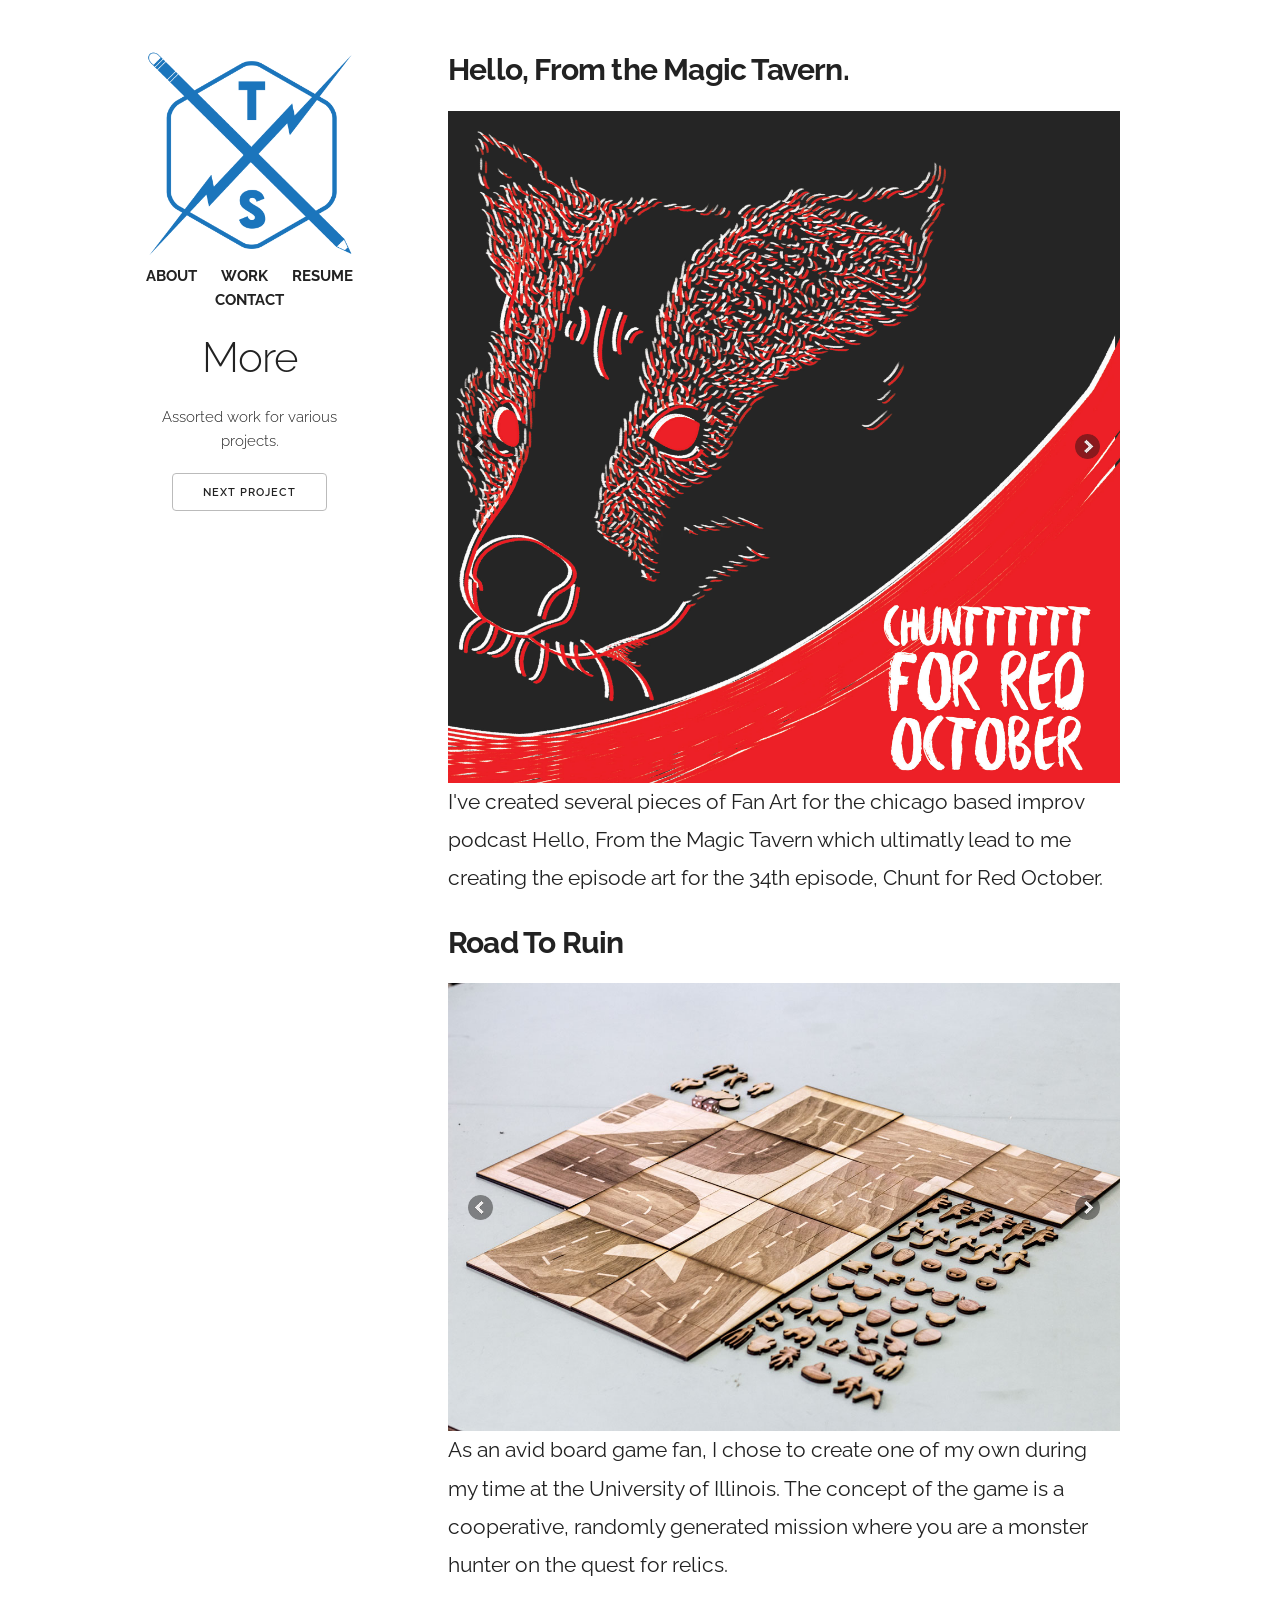
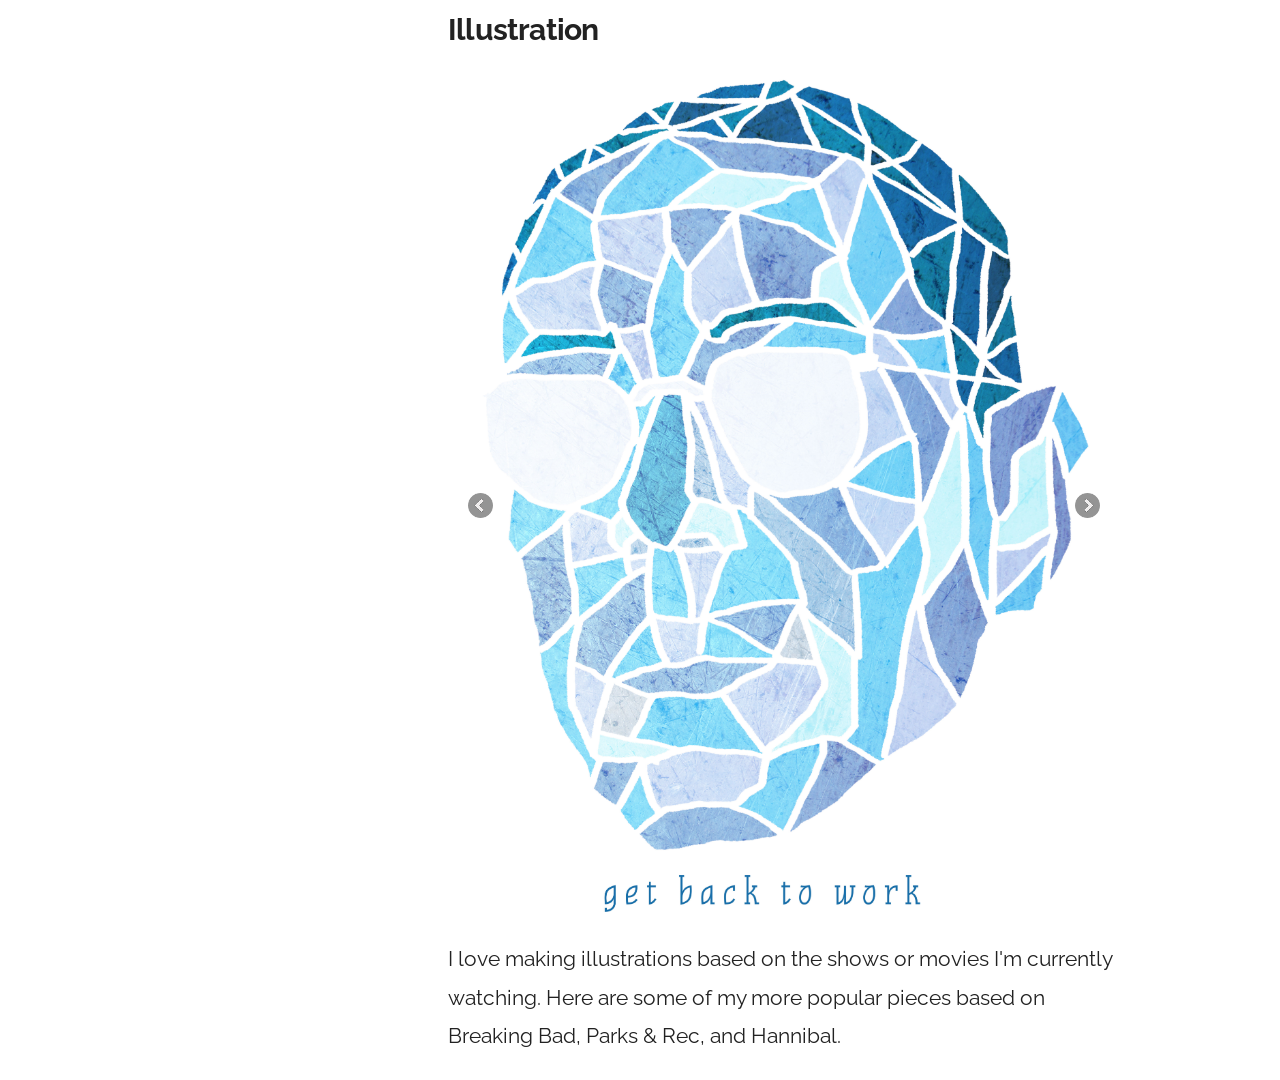
<file: more.html>
<!DOCTYPE html>
<html lang="en">
<head>

  <!-- Basic Page Needs
  –––––––––––––––––––––––––––––––––––––––––––––––––– -->
  <meta charset="utf-8">
  <title>Tyler Schmidt</title>
  <meta name="description" content="">
  <meta name="author" content="">

  <!-- Mobile Specific Metas
  –––––––––––––––––––––––––––––––––––––––––––––––––– -->
  <meta name="viewport" content="width=device-width, initial-scale=1">

  <!-- FONT
  –––––––––––––––––––––––––––––––––––––––––––––––––– -->
  <link href="//fonts.googleapis.com/css?family=Raleway:400,300,600" rel="stylesheet" type="text/css">

  <!-- CSS
  –––––––––––––––––––––––––––––––––––––––––––––––––– -->
  <link rel="stylesheet" href="css/skeleton.css">
  <link rel="stylesheet" href="css/normalize.css">
  <link rel="stylesheet" href="css/styles.css">
  <link rel="stylesheet" href="sss/sss.css" type="text/css" media="all">
  

  <!-- Favicon
  –––––––––––––––––––––––––––––––––––––––––––––––––– -->
  <link rel="icon" type="image/png" href="images/logo-2.png">

  <!-- JS
  –––––––––––––––––––––––––––––––––––––––––––––––––– -->
  <script src="http://ajax.googleapis.com/ajax/libs/jquery/1.9.0/jquery.min.js"></script>
  <script src="sss/sss.min.js"></script>
  <script>
  jQuery(function($) {
  $('.slider').sss();
  });
  </script>
  


</head>
<body>

  <!-- Primary Page Layout
  –––––––––––––––––––––––––––––––––––––––––––––––––– -->
    <div class="container">
    <div class="row">
      <article>
      <div class="fixed-left">
        <a href="work.html">
        <img class="scale" src="images/logo-2.png">
        </a>
        <br>
        <div class="links">
       <a class="bold" href="about.html">ABOUT</a>
       <a class="bold" href="work.html">WORK</a>
       <a class="bold" href="resume.html">RESUME</a>
       <a class="bold" href="contact.html">CONTACT</a>
     </div>
       <h2 class="page">More</h2>
       <h6>Assorted work for various projects.</h6>
       <button class="button"><a href="waystone.html">Next Project</a></button>
      </div>
      <div class="fixed-right">
          <h4 class="bold">Hello, From the Magic Tavern.</h4>
          <div class="slider">
            <img src="images/chunt.jpg" />
            <img src="images/magic.gif" />
          </div>
          <p>
          I've created several pieces of Fan Art for the chicago based improv podcast Hello, From the Magic Tavern which ultimatly lead to me creating the episode art for the 34th episode, Chunt for Red October.
          </p>
          <h4 class="bold">Road To Ruin</h4>
          <div class="slider">
            <img src="images/ruin1.jpg" />
            <img src="images/ruin2.jpg" />
            <img src="images/ruin3.jpg" />
            <img src="images/ruin4.jpg" />
            <img src="images/ruin5.jpg" />
          </div>
          <p>
          As an avid board game fan, I chose to create one of my own during my time at the University of Illinois. The concept of the game is a cooperative, randomly generated mission where you are a monster hunter on the quest for relics. 
          </p>
          <h4 class="bold">Illustration</h4>
          <div class="slider">
            <img src="images/bb2.jpg" />
            <img src="images/bb3.jpg" />
            <img src="images/bb4.jpg" />
            <img src="images/ron.jpg" />
            <img src="images/hannibal1.jpg" />
            <img src="images/hannibal2.jpg" />
          </div>
          <p>
          I love making illustrations based on the shows or movies I'm currently watching. Here are some of my more popular pieces based on Breaking Bad, Parks & Rec, and Hannibal.
          </p>
      </div>
    </article>
    </div>
   </div>


<!-- End Document
  –––––––––––––––––––––––––––––––––––––––––––––––––– -->
</body>
</html>
</file>
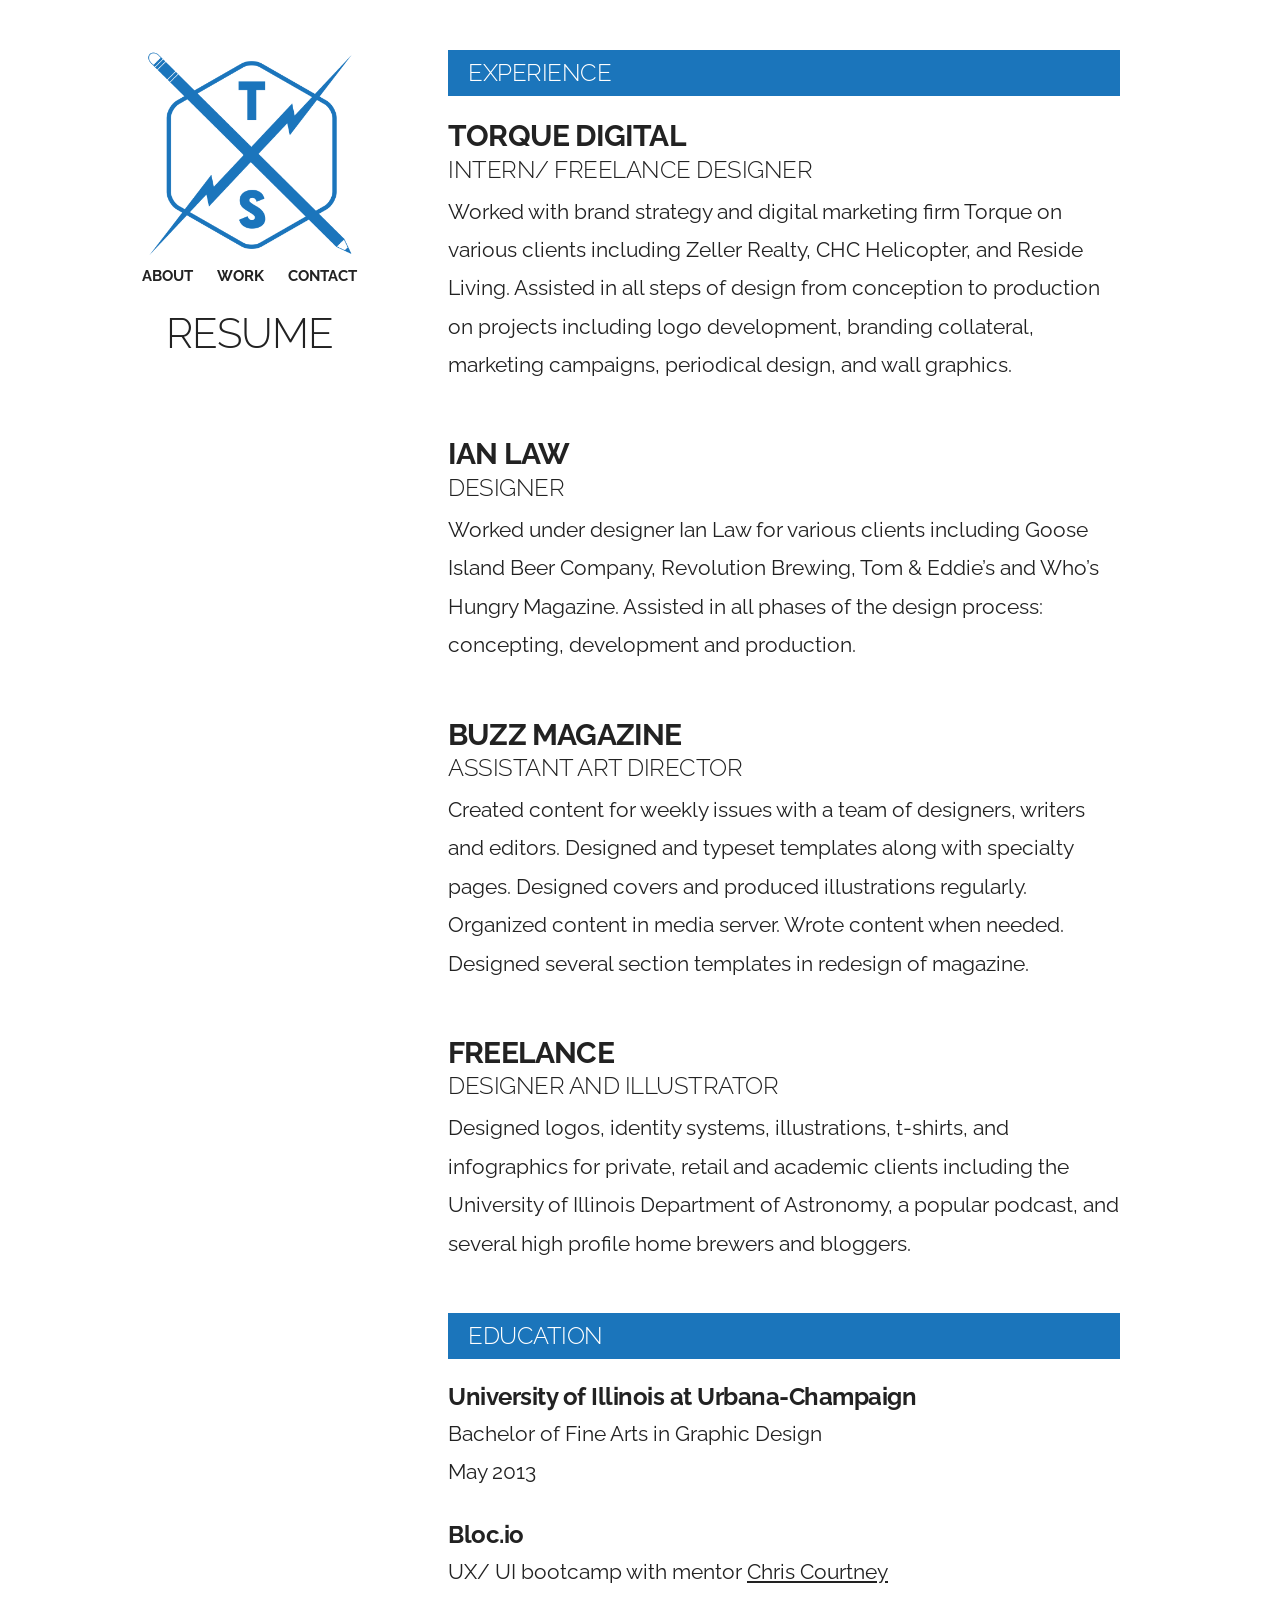
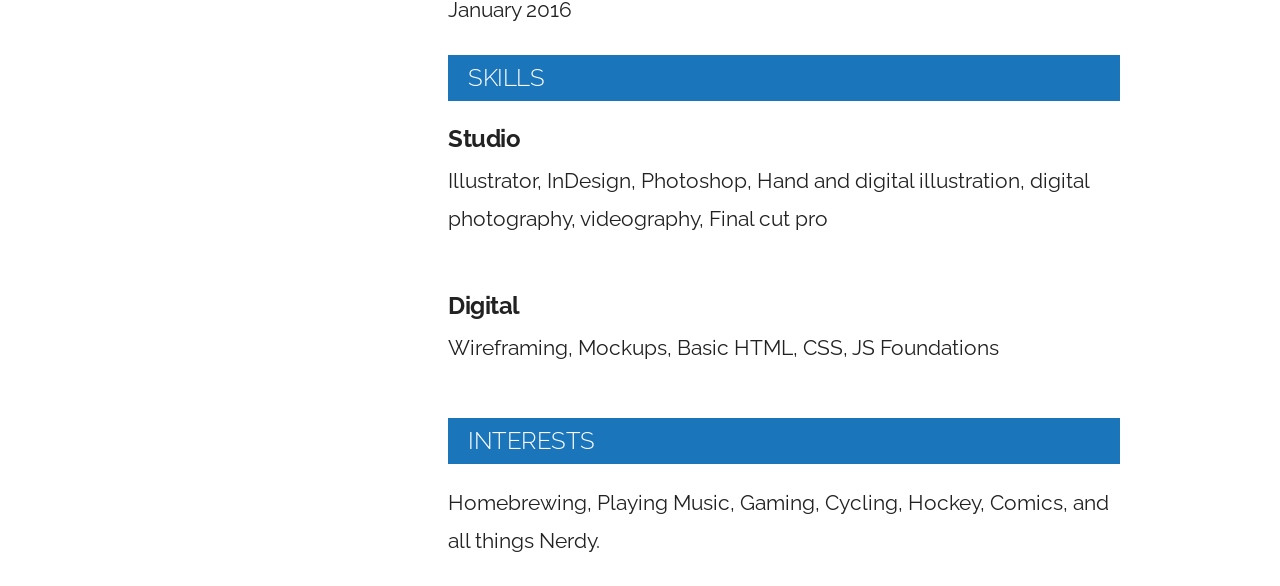
<file: resume.html>
<!DOCTYPE html>
<html lang="en">
<head>

  <!-- Basic Page Needs
  –––––––––––––––––––––––––––––––––––––––––––––––––– -->
  <meta charset="utf-8">
  <title>Tyler Schmidt</title>
  <meta name="description" content="">
  <meta name="author" content="">

  <!-- Mobile Specific Metas
  –––––––––––––––––––––––––––––––––––––––––––––––––– -->
  <meta name="viewport" content="width=device-width, initial-scale=1">

  <!-- FONT
  –––––––––––––––––––––––––––––––––––––––––––––––––– -->
  <link href="//fonts.googleapis.com/css?family=Raleway:400,300,600" rel="stylesheet" type="text/css">

  <!-- CSS
  –––––––––––––––––––––––––––––––––––––––––––––––––– -->
  <link rel="stylesheet" href="css/skeleton.css">
  <link rel="stylesheet" href="css/normalize.css">
  <link rel="stylesheet" href="css/styles.css">
  <link rel="stylesheet" href="sss/sss.css" type="text/css" media="all">

  <!-- Favicon
  –––––––––––––––––––––––––––––––––––––––––––––––––– -->
  <link rel="icon" type="image/png" href="images/logo-2.png">

  <!-- JS
  –––––––––––––––––––––––––––––––––––––––––––––––––– -->
  <script src="http://ajax.googleapis.com/ajax/libs/jquery/1.9.0/jquery.min.js"></script>
  <script src="sss/sss.min.js"></script>
  <script>
  jQuery(function($) {
  $('.slider').sss();
  });
  </script>

</head>
<body>

  <!-- Primary Page Layout
  –––––––––––––––––––––––––––––––––––––––––––––––––– -->
    <div class="container">
    <div class="row">
      <article>
      <div class="fixed-left">
        <a href="work.html">
        <img class="scale" src="images/logo-2.png">
        </a>
        <div class="links">
       <a class="bold" href="about.html">ABOUT</a>
       <a class="bold" href="work.html">WORK</a>
       <a class="bold" href="contact.html">CONTACT</a>
     </div>
       <h2 class="page-2">RESUME</h2>
      </div>
      <div class="fixed-right">
        <h5 class="resume-sub">EXPERIENCE</h5>
        <h4 class="bold">TORQUE DIGITAL</h4>
        <h5 class="resume-title">INTERN/ FREELANCE DESIGNER</h5>
        <p class="resume-description">
        Worked with brand strategy and digital marketing firm Torque on various clients including Zeller Realty, CHC Helicopter, and Reside Living. Assisted in all steps of design from conception to production on projects including logo development, branding collateral, marketing campaigns, periodical design, and wall graphics.
        </p>
        <h4 class="bold">IAN LAW</h4>
        <h5 class="resume-title">DESIGNER</h5>
        <p class="resume-description">
        Worked under designer Ian Law for various clients including Goose Island Beer Company, Revolution Brewing, Tom & Eddie’s and Who’s Hungry Magazine. Assisted in all phases of the design process: concepting, development and production.
        </p>
        <h4 class="bold">BUZZ MAGAZINE</h4>
        <h5 class="resume-title">ASSISTANT ART DIRECTOR</h5>
        <p class="resume-description">
        Created content for weekly issues with a team of designers, writers and editors. Designed and typeset templates along with specialty pages. Designed covers and produced illustrations regularly. Organized content in media server. Wrote content when needed. Designed several section templates in redesign of magazine. 
        </p>
        <h4 class="bold">FREELANCE</h4>
        <h5 class="resume-title">DESIGNER AND ILLUSTRATOR</h5>
        <p class="resume-description">
        Designed logos, identity systems, illustrations, t-shirts, and infographics for private, retail and academic clients including the University of Illinois Department of Astronomy, a popular podcast, and several high profile home brewers and bloggers. 
        </p>
        <h5 class="resume-sub">EDUCATION</h5>
        <h5 class="bold">
        University of Illinois at Urbana-Champaign
        </h5>
        <p class="resume-education">
        Bachelor of Fine Arts in Graphic Design
        </p>
        <p class="resume-date">
        May 2013
        </p>
        <h5 class="bold">
        Bloc.io
        </h5>
        <p class="resume-education">
        UX/ UI bootcamp with mentor <a href="www.designhawg.com"><u>Chris Courtney</u></a>
        </p>
        <p class="resume-date">
        January 2016
        </p>
        <h5 class="resume-sub">SKILLS</h5>
        <h5 class="bold">Studio</h5>
        <p class="resume-description">
        Illustrator, InDesign, Photoshop, Hand and digital illustration, digital photography, videography, Final cut pro
        </p>
        <h5 class="bold">Digital</h5>
        <p class="resume-description">
        Wireframing, Mockups, Basic HTML, CSS, JS Foundations
        </p>
        <h5 class="resume-sub">INTERESTS</h5>
        <p>
        Homebrewing, Playing Music, Gaming, Cycling, Hockey, Comics, and all things Nerdy.
        </p>

      </div>
    </article>
    </div>
   </div>


<!-- End Document
  –––––––––––––––––––––––––––––––––––––––––––––––––– -->
</body>
</html>
</file>
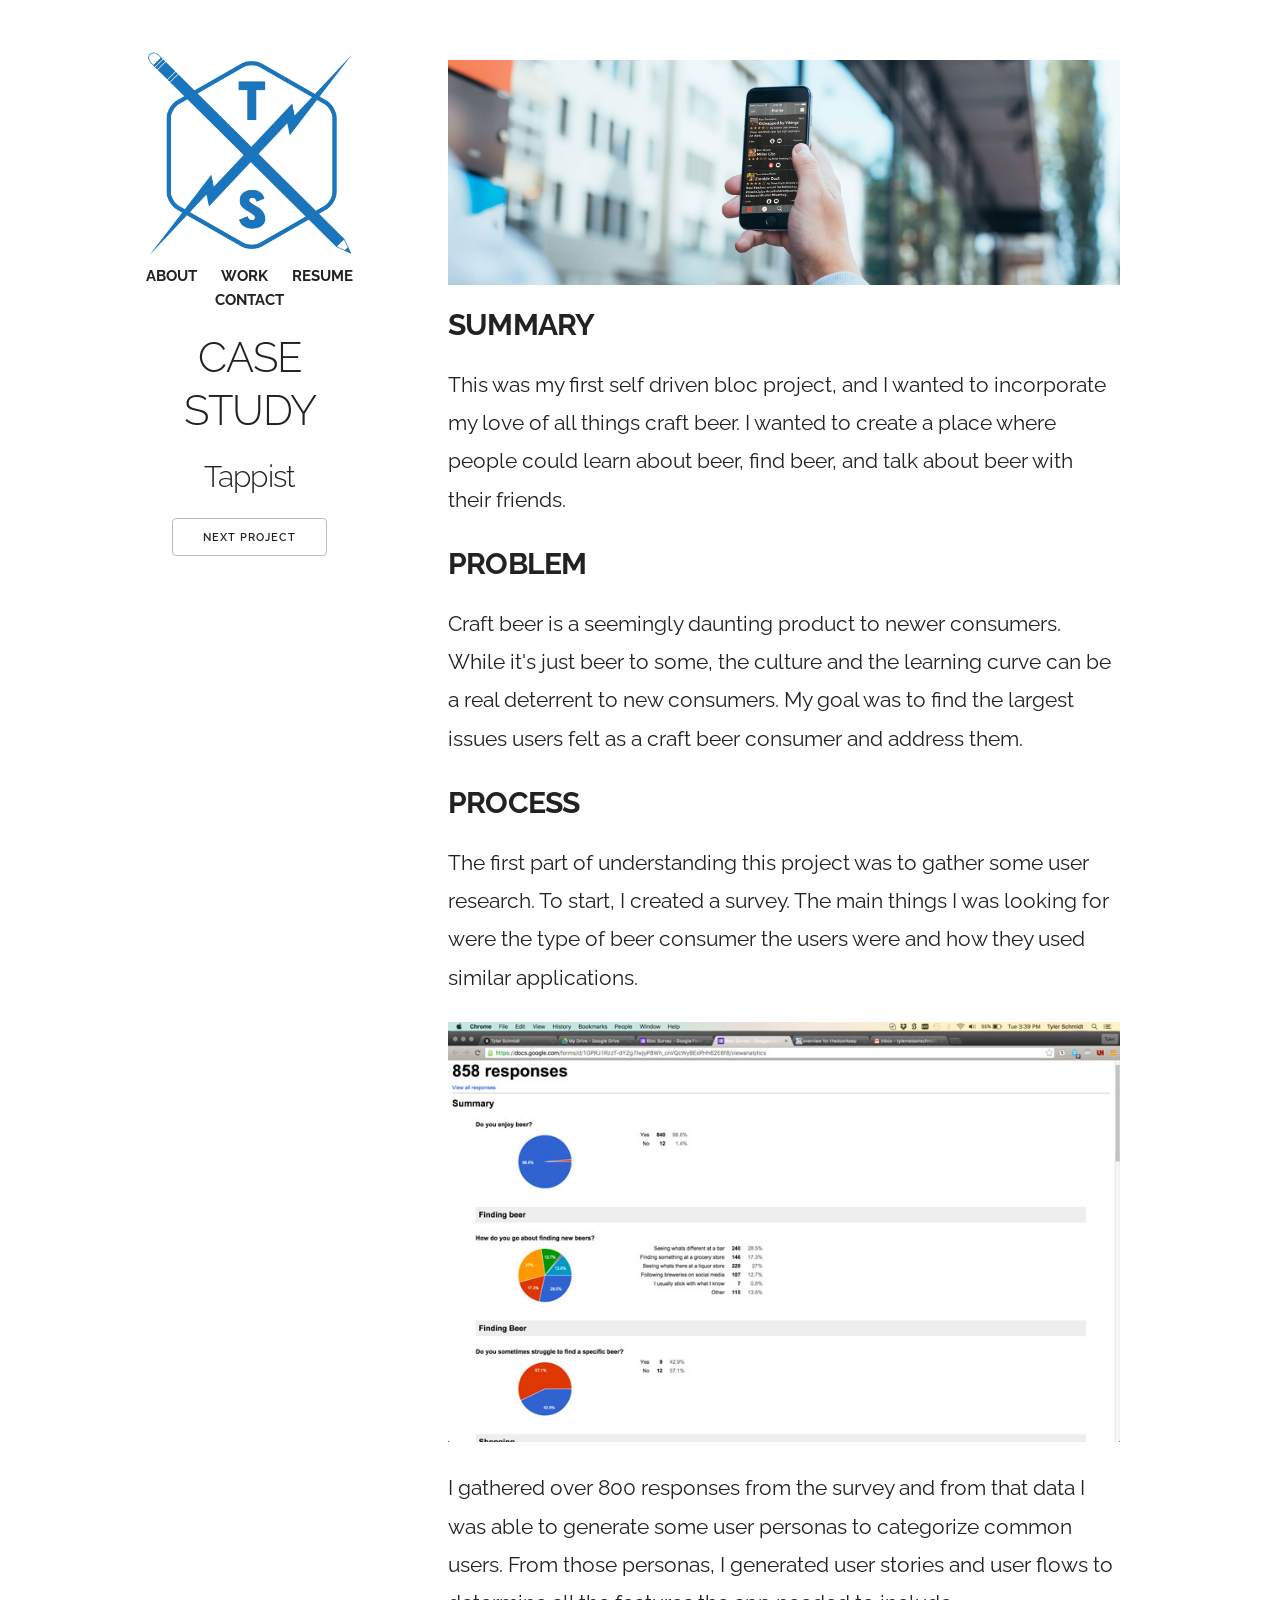
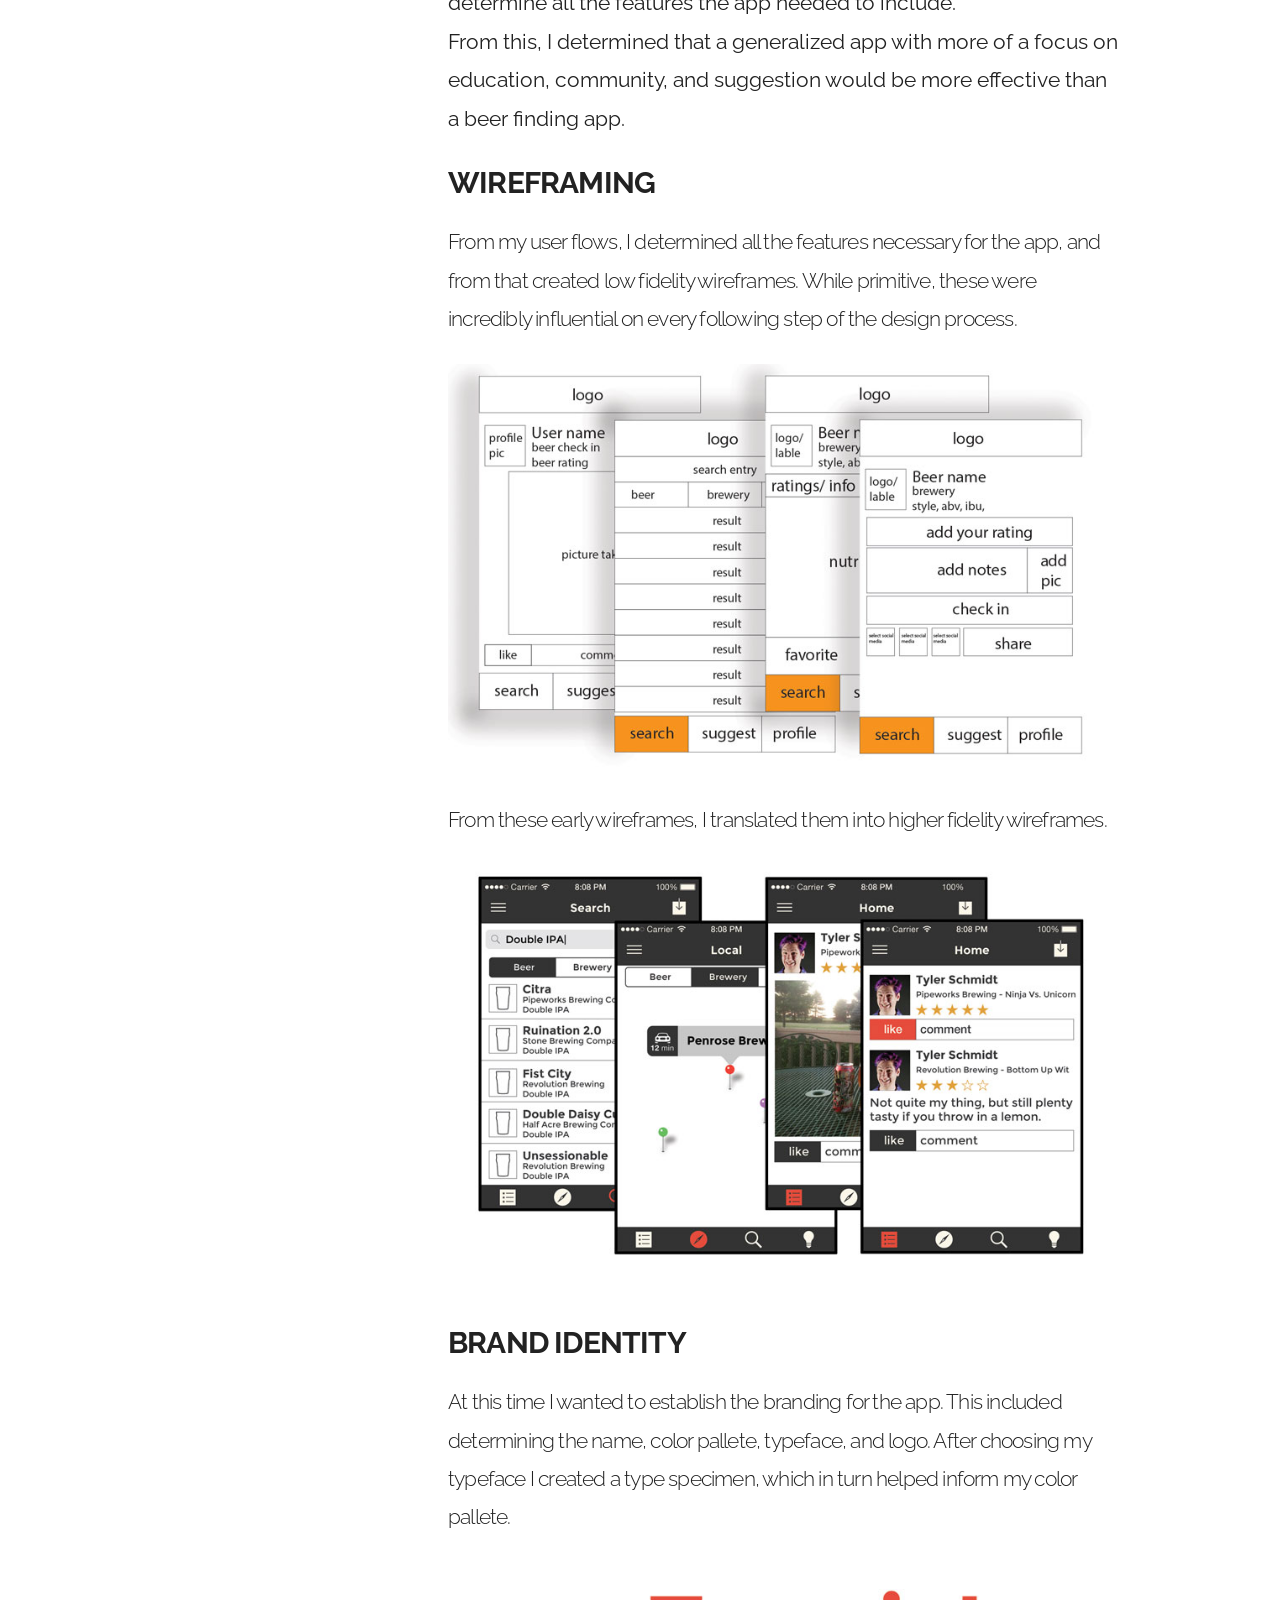
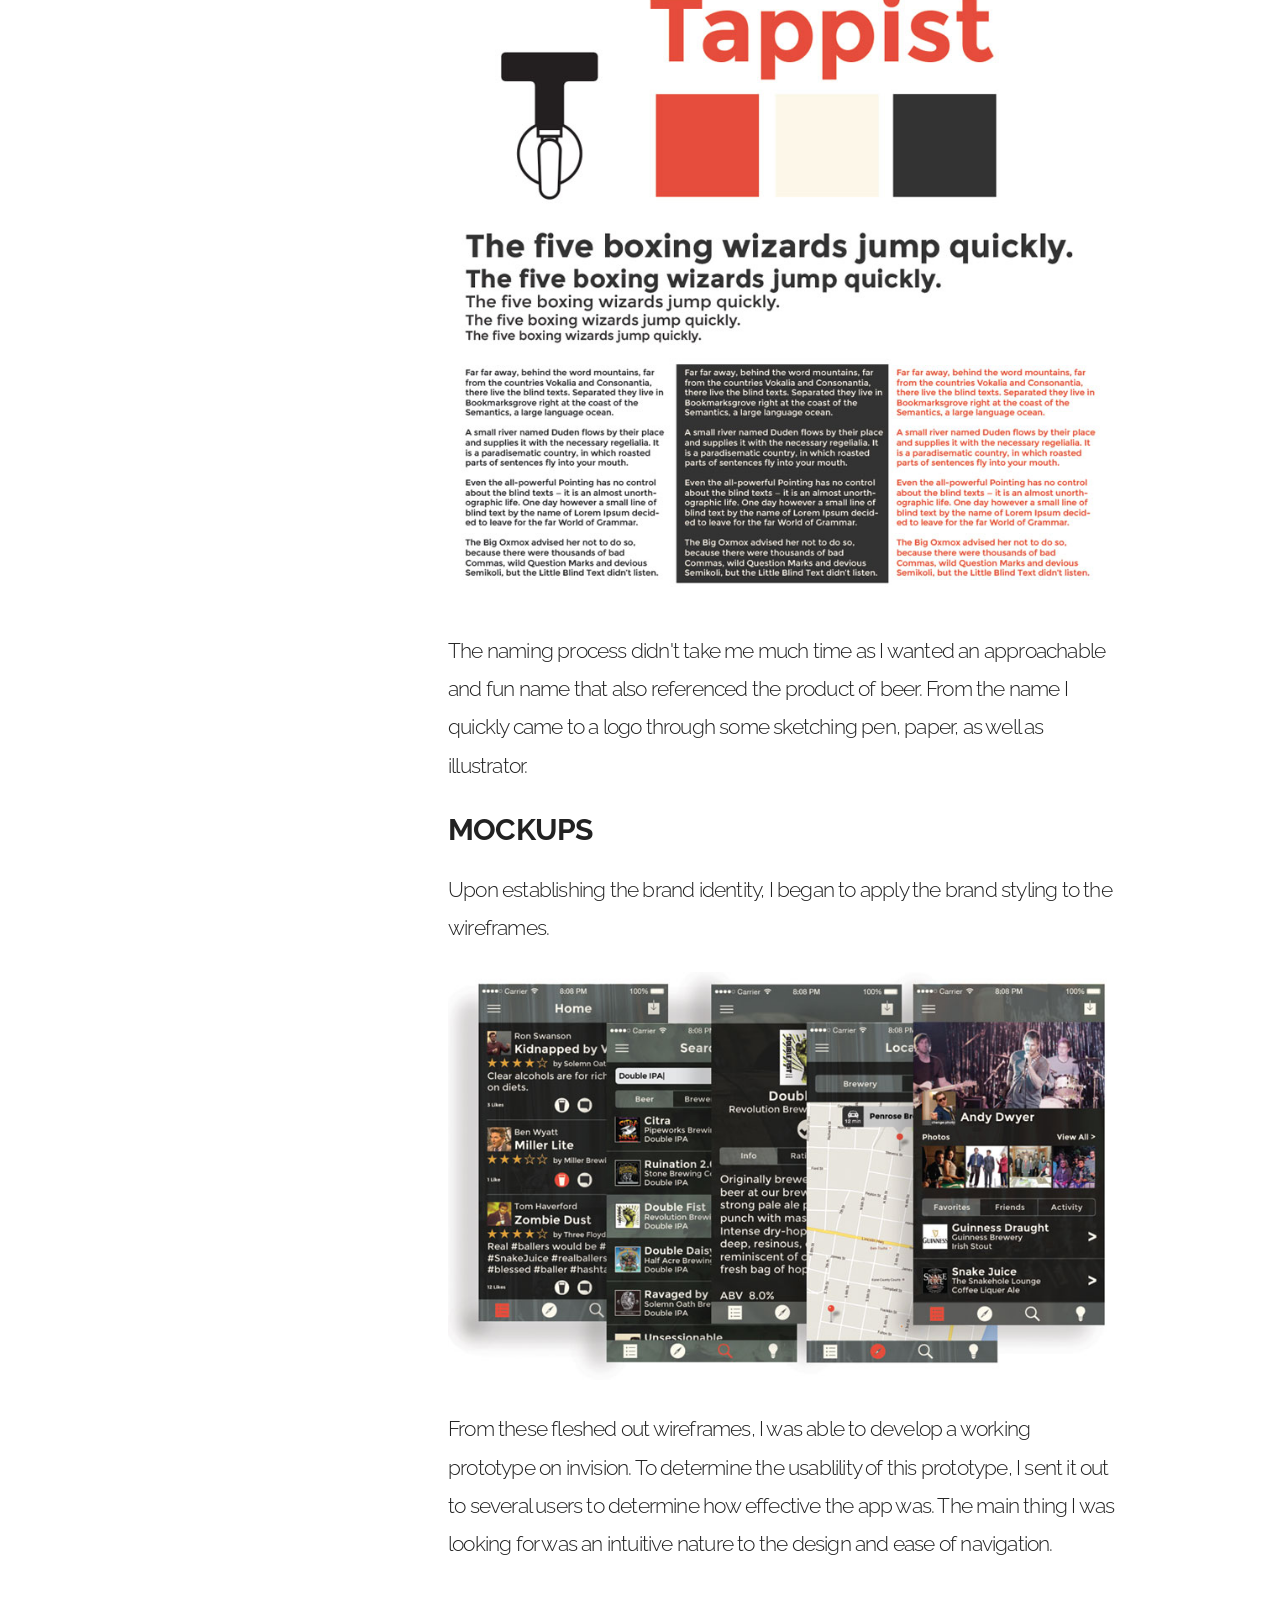
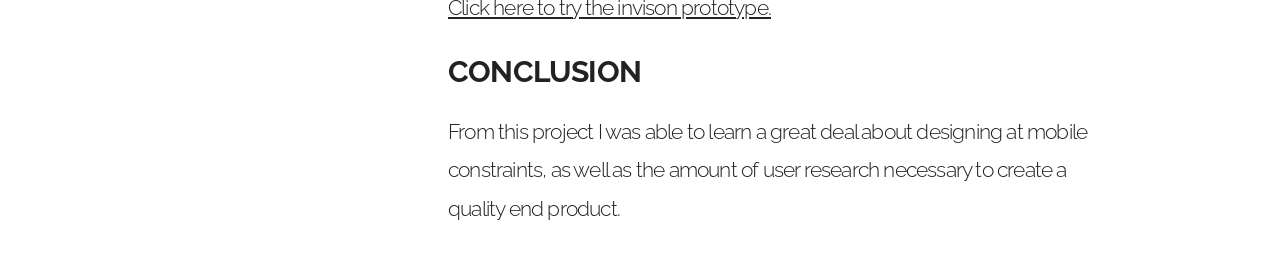
<file: tappist.html>
<!DOCTYPE html>
<html lang="en">
<head>

  <!-- Basic Page Needs
  –––––––––––––––––––––––––––––––––––––––––––––––––– -->
  <meta charset="utf-8">
  <title>Tyler Schmidt</title>
  <meta name="description" content="">
  <meta name="author" content="">

  <!-- Mobile Specific Metas
  –––––––––––––––––––––––––––––––––––––––––––––––––– -->
  <meta name="viewport" content="width=device-width, initial-scale=1">

  <!-- FONT
  –––––––––––––––––––––––––––––––––––––––––––––––––– -->
  <link href="//fonts.googleapis.com/css?family=Raleway:400,300,600" rel="stylesheet" type="text/css">

  <!-- CSS
  –––––––––––––––––––––––––––––––––––––––––––––––––– -->
  <link rel="stylesheet" href="css/skeleton.css">
  <link rel="stylesheet" href="css/normalize.css">
  <link rel="stylesheet" href="css/styles.css">
  <link rel="stylesheet" href="sss/sss.css" type="text/css" media="all">

  <!-- Favicon
  –––––––––––––––––––––––––––––––––––––––––––––––––– -->
  <link rel="icon" type="image/png" href="images/logo-2.png">

  <!-- JS
  –––––––––––––––––––––––––––––––––––––––––––––––––– -->
  <script src="http://ajax.googleapis.com/ajax/libs/jquery/1.9.0/jquery.min.js"></script>
  <script src="sss/sss.min.js"></script>
  <script>
  jQuery(function($) {
  $('.slider').sss();
  });
  </script>

</head>
<body>

  <!-- Primary Page Layout
  –––––––––––––––––––––––––––––––––––––––––––––––––– -->
    <div class="container">
    <div class="row">
      <article>
      <div class="fixed-left">
        <a href="work.html">
        <img class="scale" src="images/logo-2.png">
        </a>
        <br>
        <div class="links">
       <a class="bold" href="about.html">ABOUT</a>
       <a class="bold" href="work.html">WORK</a>
       <a class="bold" href="resume.html">RESUME</a>
       <a class="bold" href="contact.html">CONTACT</a>
     </div>
       <h2 class="page">CASE STUDY</h2>
       <h4>Tappist</h4>
       <button class="button"><a href="waystone.html">Next Project</a></button>
      </div>
      <div class="fixed-right">
        <div class="header-tap"></div>
          <h4><b>SUMMARY</b></h4>
          <p>
          This was my first self driven bloc project, and I wanted to incorporate my love of all things craft beer. I wanted to create a place where people could learn about beer, find beer, and talk about beer with their friends.
          </p>
          <h4><b>PROBLEM</b></h4>
          <p>
          Craft beer is a seemingly daunting product to newer consumers. While it's just beer to some, the culture and the learning curve can be a real deterrent to new consumers. My goal was to find the largest issues users felt as a craft beer consumer and address them.
          </p>
          <h4><b>PROCESS</b></h4>
          <p>
          The first part of understanding this project was to gather some user research. To start, I created a survey. The main things I was looking for were the type of beer consumer the users were and how they used similar applications.
          </p>
          <img class="img" src="images/tappist-survey.jpg">
          <p>
          I gathered over 800 responses from the survey and from that data I was able to generate some user personas to categorize common users. From those personas, I generated user stories and user flows to determine all the features the app needed to include.
          <br>
          From this, I determined that a generalized app with more of a focus on education, community, and suggestion would be more effective than a beer finding app.
          </p>
          <h4><b>WIREFRAMING</b><h4>
          <p>
          From my user flows, I determined all the features necessary for the app, and from that created low fidelity wireframes. While primitive, these were incredibly influential on every following step of the design process.
          </p>
          <img class="img" src="images/tappist-lo.jpg">
          <p>
          From these early wireframes, I translated them into higher fidelity wireframes.
          </p>
          <img class="img" src="images/tappist-hi.jpg">
          <h4><b>BRAND IDENTITY</b><h4>
          <p>
          At this time I wanted to establish the branding for the app. This included determining the name, color pallete, typeface, and logo.
          After choosing my typeface I created a type specimen, which in turn helped inform my color pallete.
          </p>
          <img class="img" src="images/tappist-logo.jpg">
          <p>
          The naming process didn't take me much time as I wanted an approachable and fun name that also referenced the product of beer. From the name I quickly came to a logo through some sketching pen, paper, as well as illustrator.
          </p>
          <h4><b>MOCKUPS</b><h4>
          <p>
          Upon establishing the brand identity, I began to apply the brand styling to the wireframes.
          </p>
          <img class="img" src="images/tappist-mockup.jpg">
          <p>
          From these fleshed out wireframes, I was able to develop a working prototype on invision. To determine the usablility of this prototype, I sent it out to several users to determine how effective the app was. The main thing I was looking for was an intuitive nature to the design and ease of navigation.
          </p>
          <p>
          <a class="img" href="https://invis.io/W63ZWC8AS"><u> Click here to try the invison prototype.</u> </a>
          </p>
          <h4><b>CONCLUSION</b><h4>
          <p>
          From this project I was able to learn a great deal about designing at mobile constraints, as well as the amount of user research necessary to create a quality end product.
          </p>
      </div>
    </article>
    </div>
   </div>


<!-- End Document
  –––––––––––––––––––––––––––––––––––––––––––––––––– -->
</body>
</html>
</file>
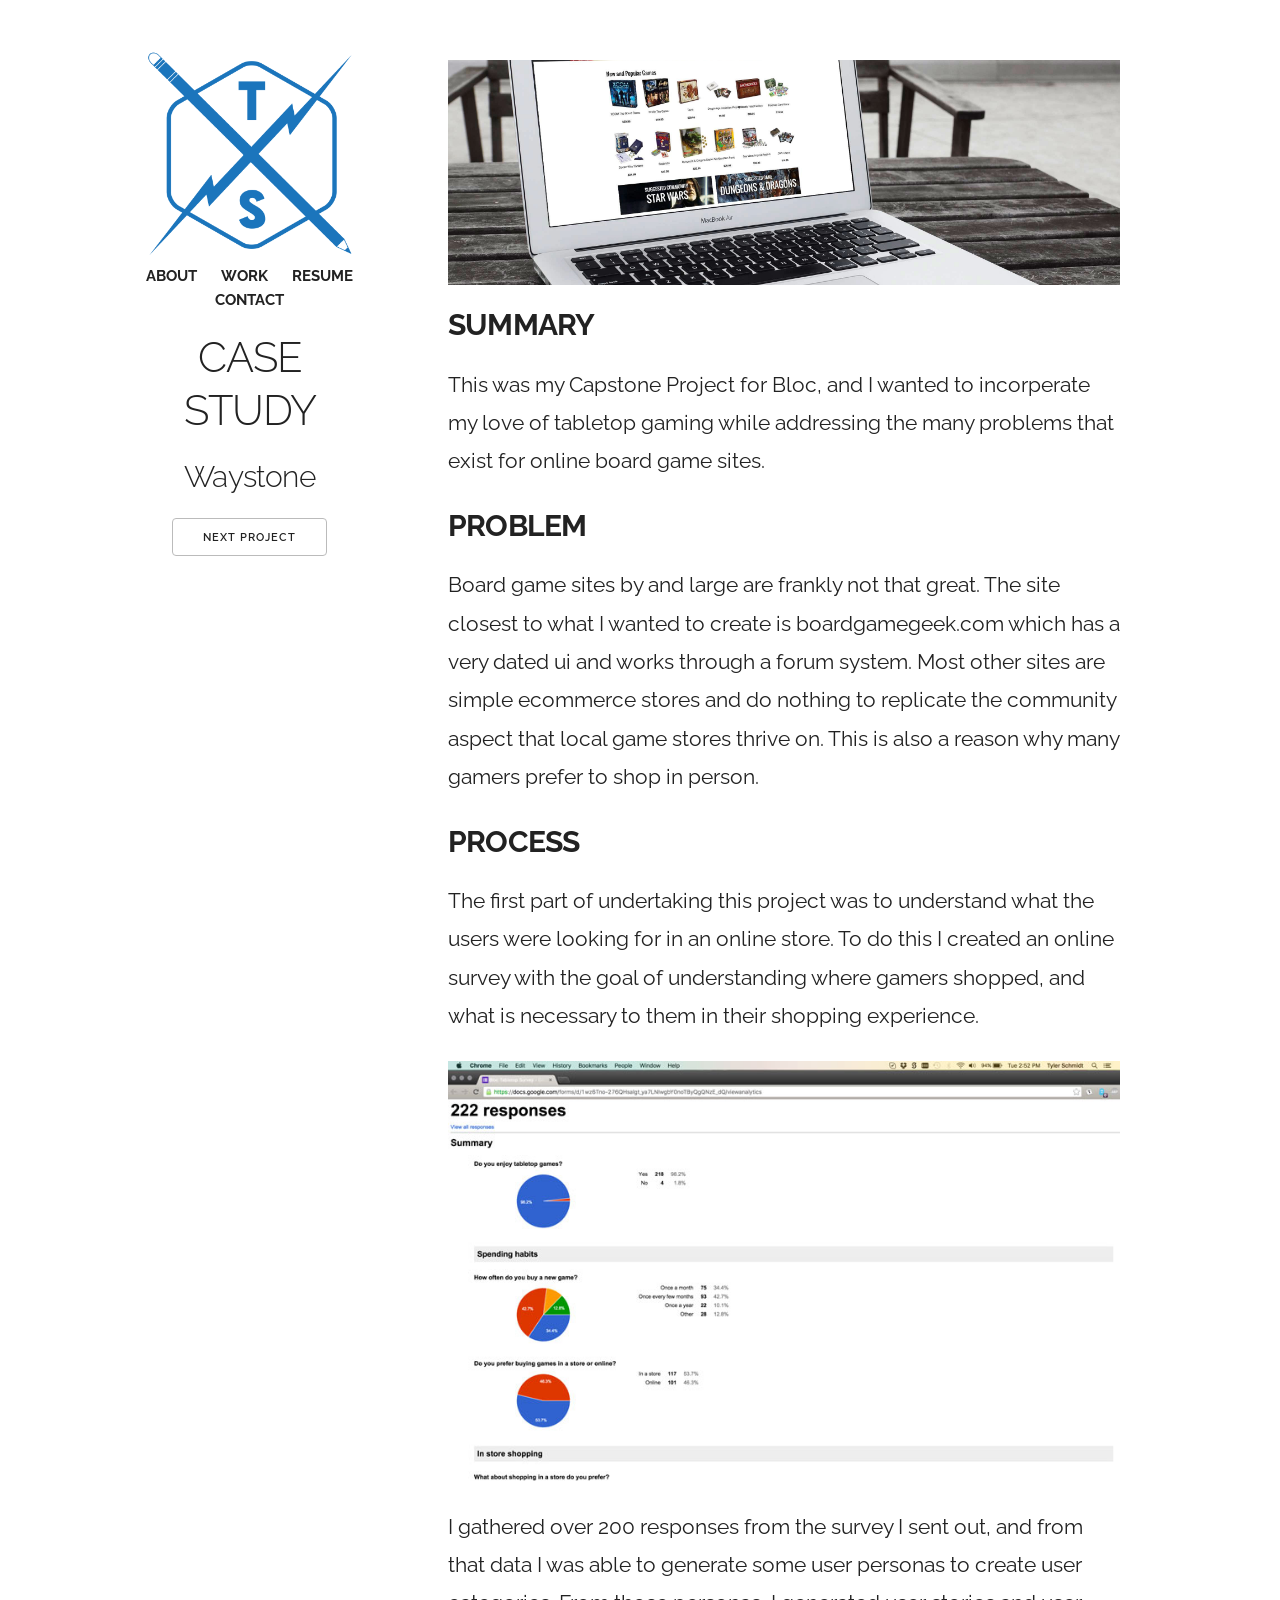
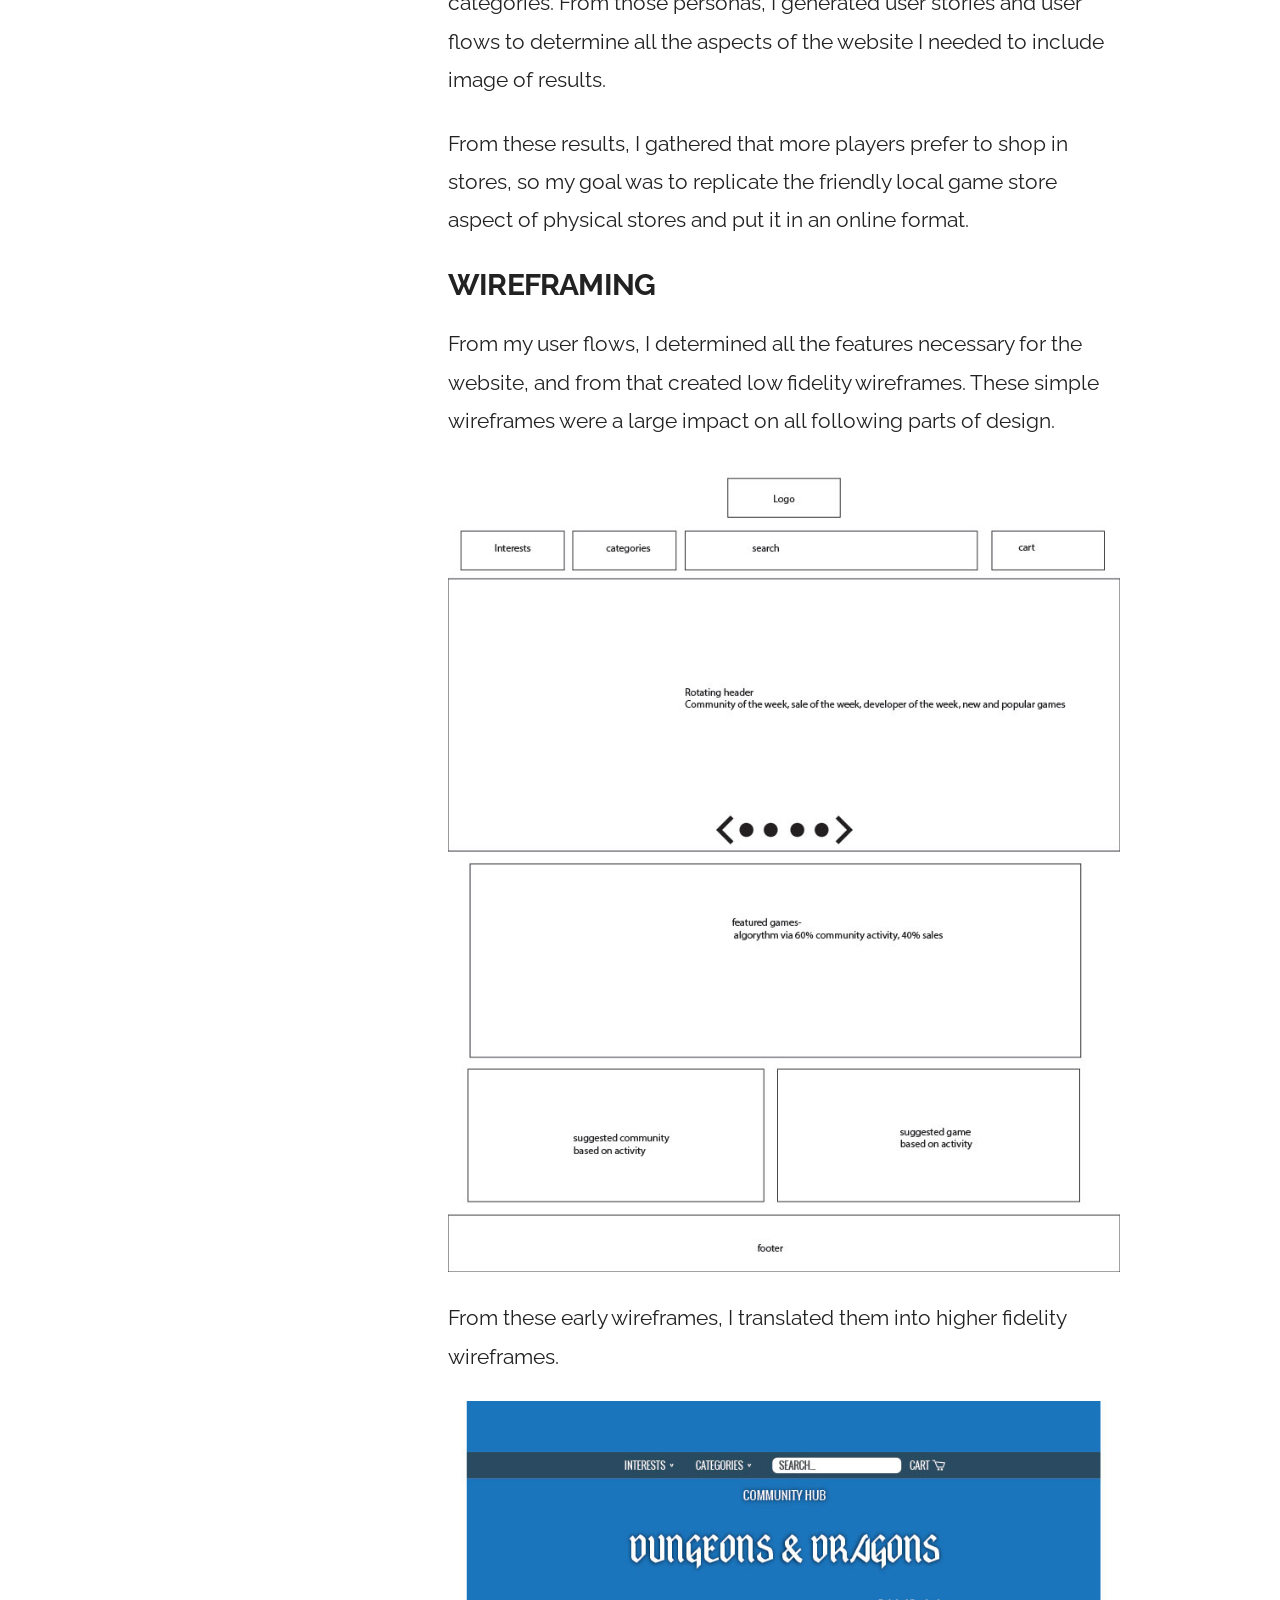
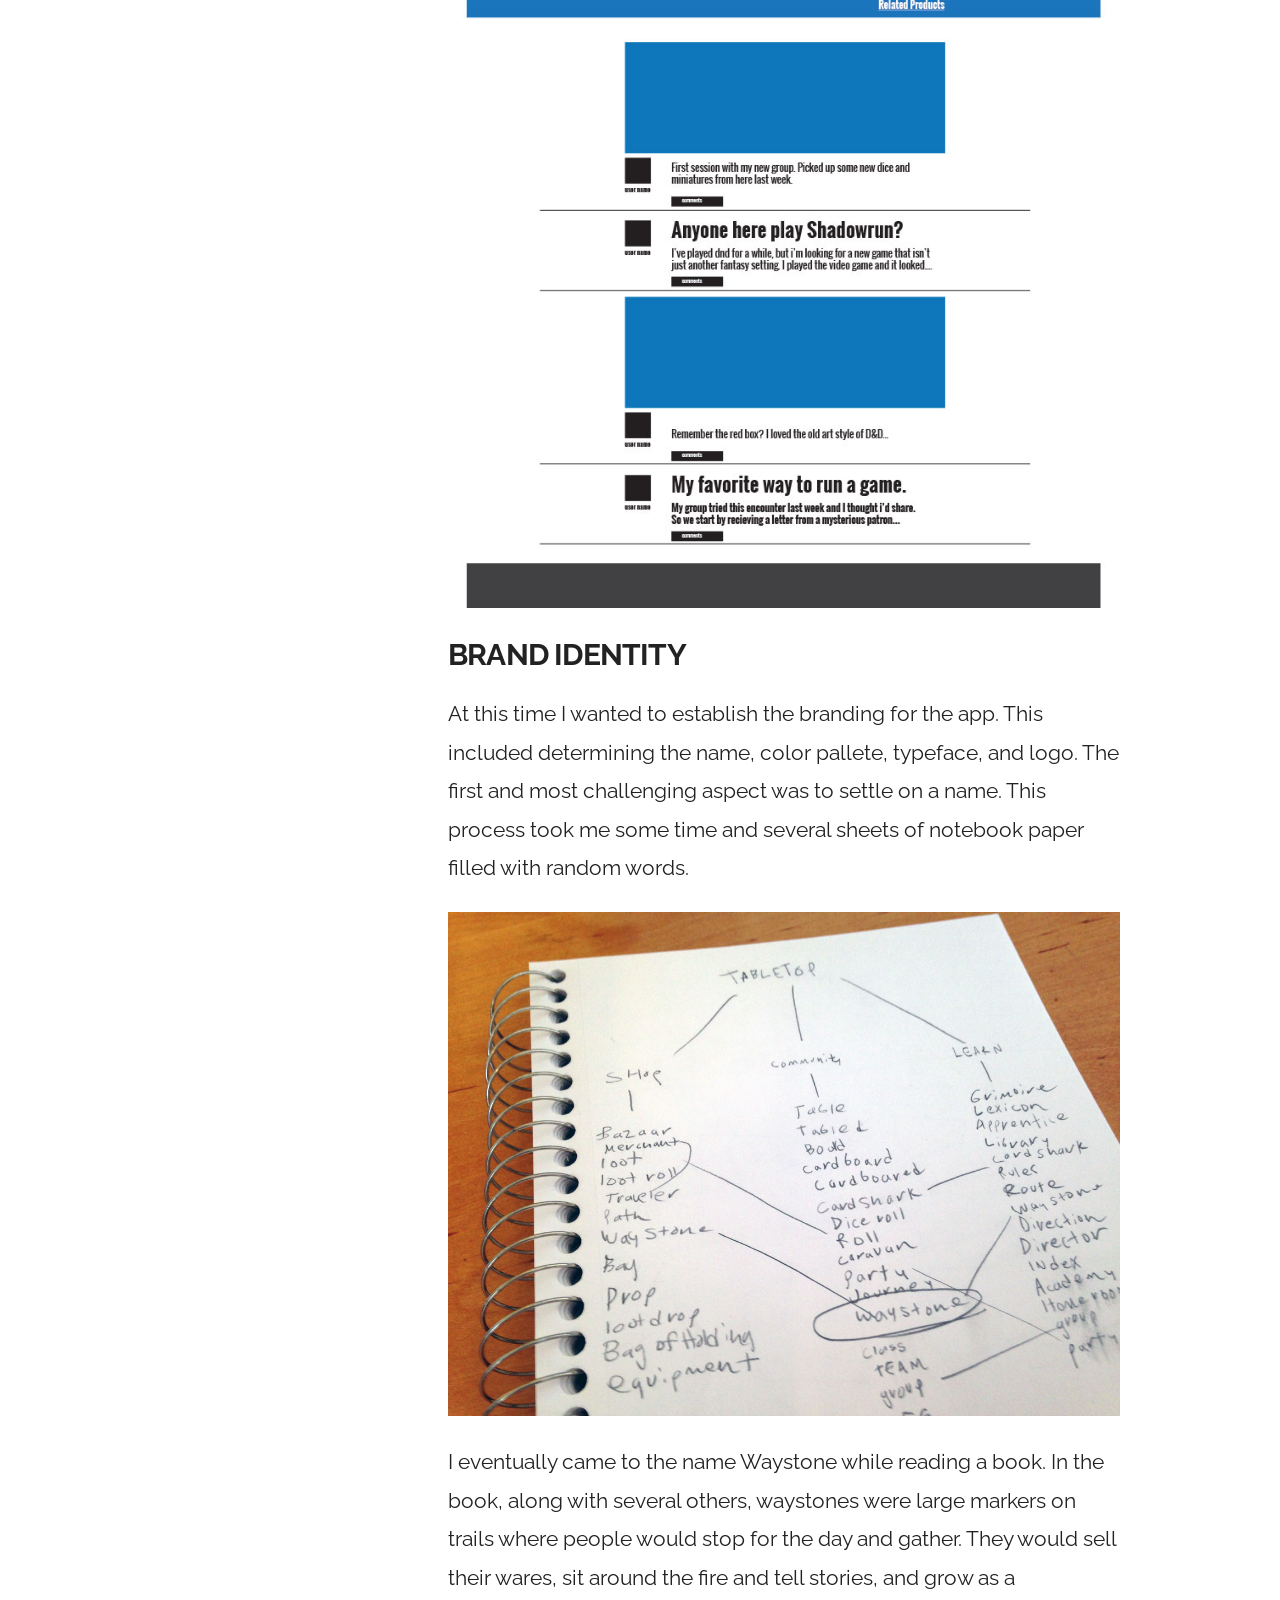
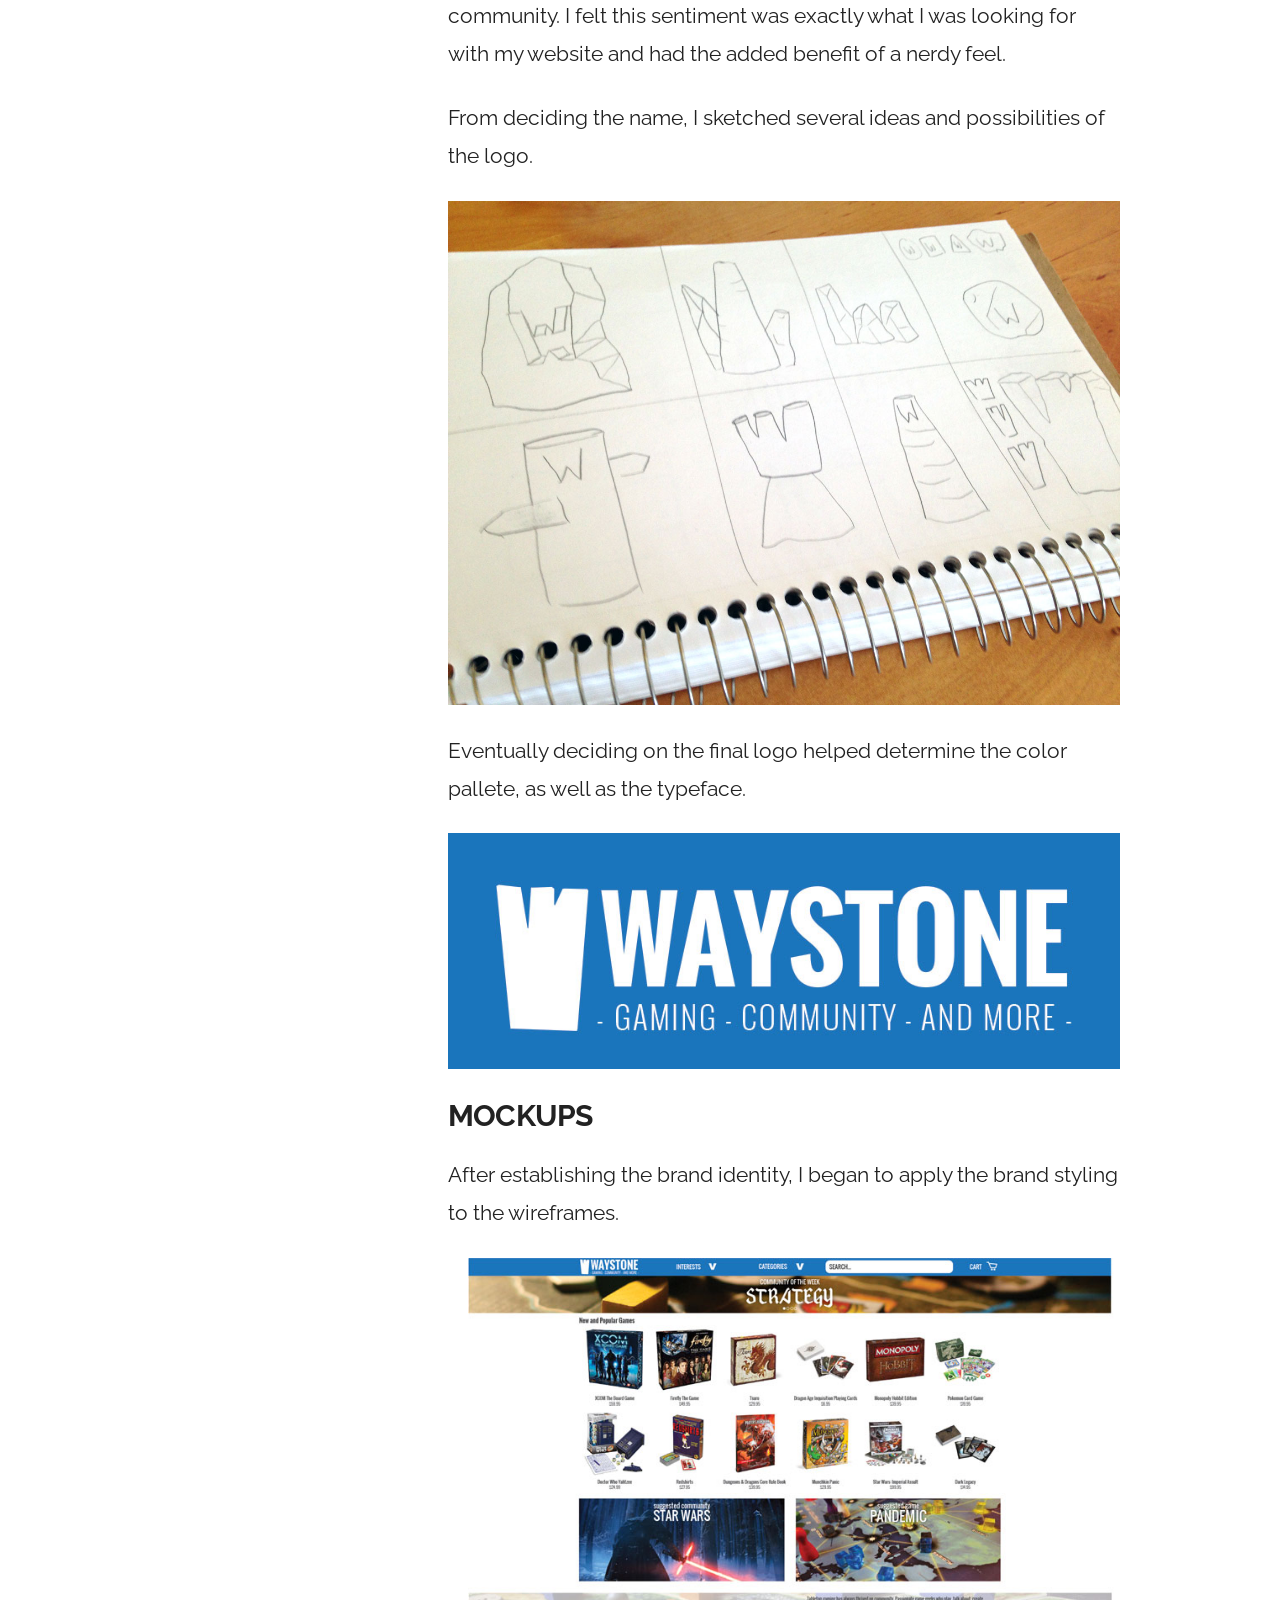
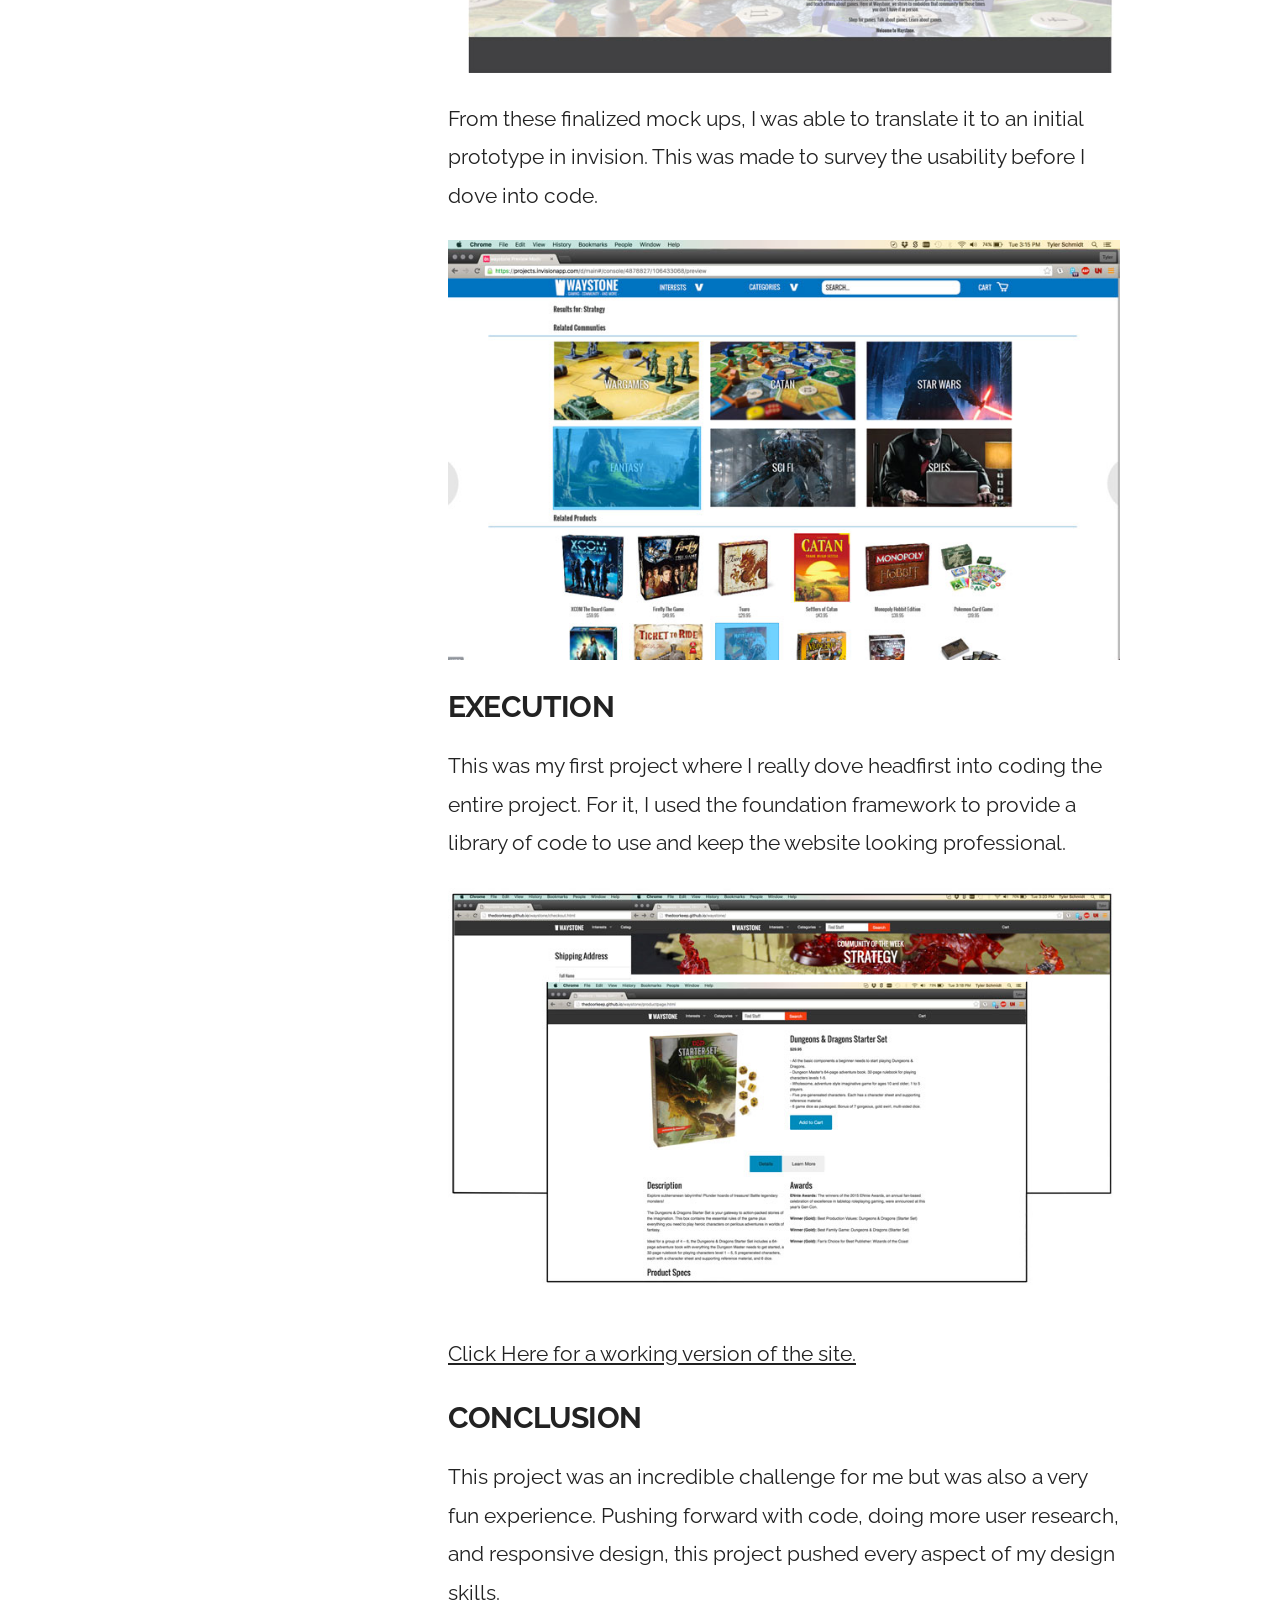
<file: waystone.html>
<!DOCTYPE html>
<html lang="en">
<head>

  <!-- Basic Page Needs
  –––––––––––––––––––––––––––––––––––––––––––––––––– -->
  <meta charset="utf-8">
  <title>Tyler Schmidt</title>
  <meta name="description" content="">
  <meta name="author" content="">

  <!-- Mobile Specific Metas
  –––––––––––––––––––––––––––––––––––––––––––––––––– -->
  <meta name="viewport" content="width=device-width, initial-scale=1">

  <!-- FONT
  –––––––––––––––––––––––––––––––––––––––––––––––––– -->
  <link href="//fonts.googleapis.com/css?family=Raleway:400,300,600" rel="stylesheet" type="text/css">

  <!-- CSS
  –––––––––––––––––––––––––––––––––––––––––––––––––– -->
  <link rel="stylesheet" href="css/skeleton.css">
  <link rel="stylesheet" href="css/normalize.css">
  <link rel="stylesheet" href="css/styles.css">
  <link rel="stylesheet" href="sss/sss.css" type="text/css" media="all">

  <!-- Favicon
  –––––––––––––––––––––––––––––––––––––––––––––––––– -->
  <link rel="icon" type="image/png" href="images/logo-2.png">

  <!-- JS
  –––––––––––––––––––––––––––––––––––––––––––––––––– -->
  <script src="http://ajax.googleapis.com/ajax/libs/jquery/1.9.0/jquery.min.js"></script>
  <script src="sss/sss.min.js"></script>
  <script>
  jQuery(function($) {
  $('.slider').sss();
  });
  </script>

</head>
<body>

  <!-- Primary Page Layout
  –––––––––––––––––––––––––––––––––––––––––––––––––– -->
    <div class="container">
    <div class="row">
      <article>
      <div class="fixed-left">
        <a href="work.html">
        <img class="scale" src="images/logo-2.png">
        </a>
        <br>
     <div class="links">
       <a class="bold" href="about.html">ABOUT</a>
       <a class="bold" href="work.html">WORK</a>
       <a class="bold" href="resume.html">RESUME</a>
       <a class="bold" href="contact.html">CONTACT</a>
     </div>
       <h2 class="page">CASE STUDY</h2>
       <h4>Waystone</h4>
       <button class="button"><a href="branding.html">Next Project</a></button>
      </div>
      <div class="fixed-right">
        <div class="header-waystone"></div>
          <h4><b>SUMMARY</b></h4>
          <p>
          This was my Capstone Project for Bloc, and I wanted to incorperate my love of tabletop gaming while addressing the many problems that exist for online board game sites.
          </p>
          <h4><b>PROBLEM</b></h4>
          <p>
          Board game sites by and large are frankly not that great. The site closest to what I wanted to create is boardgamegeek.com which has a very dated ui and works through a forum system. Most other sites are simple ecommerce stores and do nothing to replicate the community aspect that local game stores thrive on. This is also a reason why many gamers prefer to shop in person.
          </p>
          <h4><b>PROCESS</b></h4>
          <p>
          The first part of undertaking this project was to understand what the users were looking for in an online store. To do this I created an online survey with the goal of understanding where gamers shopped, and what is necessary to them in their shopping experience.
          </p>
          <img class="img" src="images/waystone-survey.jpg">
          <p>
          I gathered over 200 responses from the survey I sent out, and from that data I was able to generate some user personas to create user categories. From those personas, I generated user stories and user flows to determine all the aspects of the website I needed to include image of results.
          </p>
          <p>
          From these results, I gathered that more players prefer to shop in stores, so my goal was to replicate the friendly local game store aspect of physical stores and put it in an online format.
          </p>
          <h4><b>WIREFRAMING</b></h4>
          <p>
          From my user flows, I determined all the features necessary for the website, and from that created low fidelity wireframes. These simple wireframes were a large impact on all following parts of design.
          </p>
          <img class="img" src="images/waystone-low.jpg">
          <p>
          From these early wireframes, I translated them into higher fidelity wireframes.
          </p>
          <img class="img" src="images/waystone-hi.jpg">
          <h4><b>BRAND IDENTITY</b></h4>
          <p>
          At this time I wanted to establish the branding for the app. This included determining the name, color pallete, typeface, and logo. The first and most challenging aspect was to settle on a name. This process took me some time and several sheets of notebook paper filled with random words.
          </p>
          <img class="img" src="images/list.jpg">
          <p>
          I eventually came to the name Waystone while reading a book. In the book, along with several others, waystones were large markers on trails where people would stop for the day and gather. They would sell their wares, sit around the fire and tell stories, and grow as a community. I felt this sentiment was exactly what I was looking for with my website and had the added benefit of a nerdy feel.
          </p>
          <p>
          From deciding the name, I sketched several ideas and possibilities of the logo.
          </p>
          <img class="img" src="images/sketch.jpg">
          <p>
          Eventually deciding on the final logo helped determine the color pallete, as well as the typeface.
          </p>
          <img class="img" src="images/waystone-logo.jpg">
          <h4><b>MOCKUPS</b></h4>
          <p>
          After establishing the brand identity, I began to apply the brand styling to the wireframes.
          </p>
          <img class="img" src="images/waystone-mockup.jpg">
          <p>
          From these finalized mock ups, I was able to translate it to an initial prototype in invision. This was made to survey the usability before I dove into code.
          </p>
          <img class="img" src="images/waystone-invision.jpg">
          <h4><b>EXECUTION</b></h4>
          <p>
          This was my first project where I really dove headfirst into coding the entire project. For it, I used the foundation framework to provide a library of code to use and keep the website looking professional.
          </p>
          <img class="img" src="images/waystone-screens.jpg">
          <p>
          <a href="http://thedoorkeep.github.io/waystone/"><u>Click Here for a working version of the site.</u>
          </a>
          </p>
          <h4><b>CONCLUSION</b></h4>
          <p>
          This project was an incredible challenge for me but was also a very fun experience. Pushing forward with code, doing more user research, and responsive design, this project pushed every aspect of my design skills.
          </p>
      </div>
    </article>
    </div>
   </div>


<!-- End Document
  –––––––––––––––––––––––––––––––––––––––––––––––––– -->
</body>
</html>
</file>
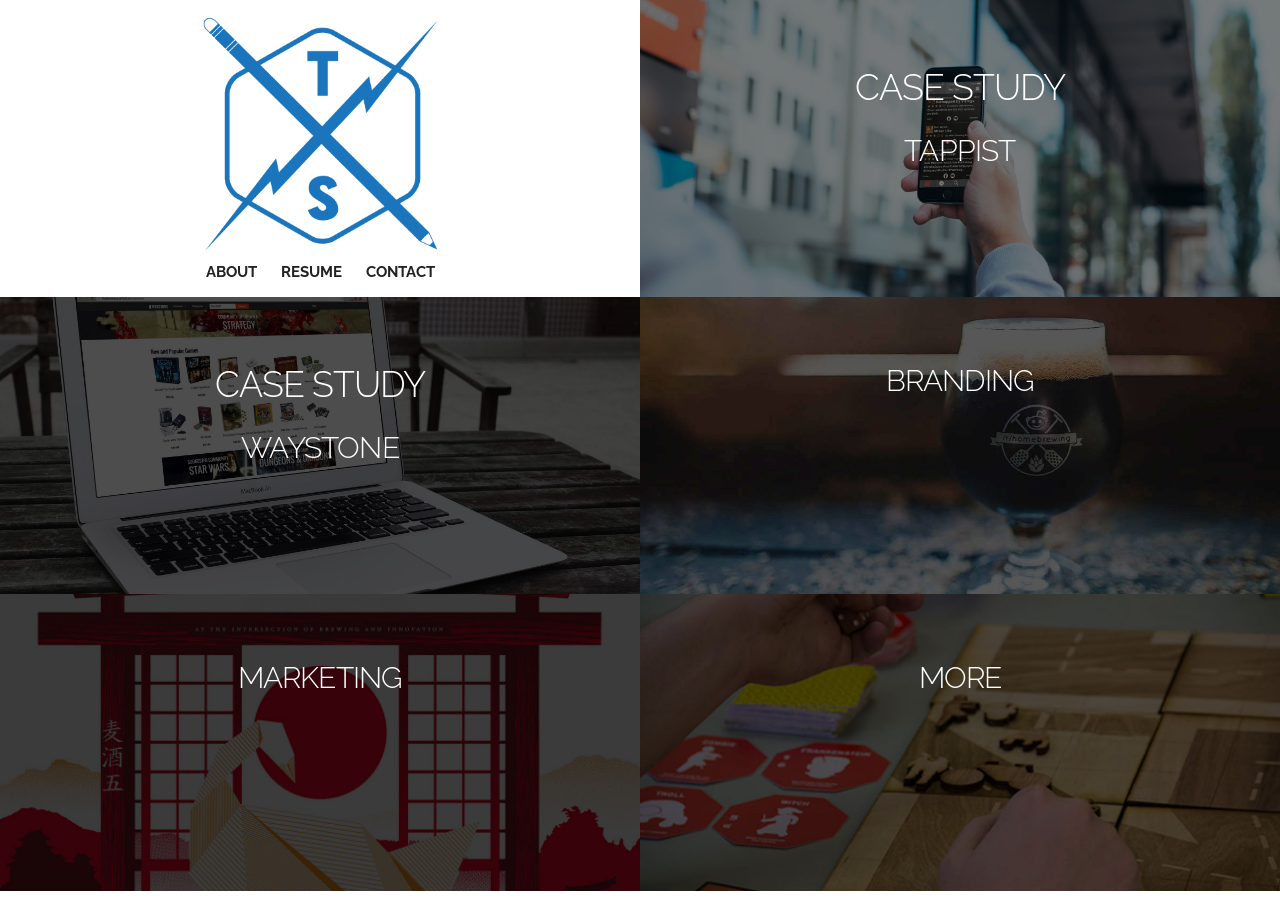
<file: work.html>
<!DOCTYPE html>
<html lang="en">
<head>

  <!-- Basic Page Needs
  –––––––––––––––––––––––––––––––––––––––––––––––––– -->
  <meta charset="utf-8">
  <title>Tyler Schmidt</title>
  <meta name="description" content="">
  <meta name="author" content="">

  <!-- Mobile Specific Metas
  –––––––––––––––––––––––––––––––––––––––––––––––––– -->
  <meta name="viewport" content="width=device-width, initial-scale=1">

  <!-- FONT
  –––––––––––––––––––––––––––––––––––––––––––––––––– -->
  <link href="//fonts.googleapis.com/css?family=Raleway:400,300,600" rel="stylesheet" type="text/css">

  <!-- CSS
  –––––––––––––––––––––––––––––––––––––––––––––––––– -->
  <link rel="stylesheet" href="css/skeleton.css">
  <link rel="stylesheet" href="css/normalize.css">
  <link rel="stylesheet" href="css/styles.css">
  <link rel="stylesheet" href="sss/sss.css" type="text/css" media="all">

  <!-- Favicon
  –––––––––––––––––––––––––––––––––––––––––––––––––– -->
  <link rel="icon" type="image/png" href="images/logo-2.png">

  <!-- JS
  –––––––––––––––––––––––––––––––––––––––––––––––––– -->
  <script src="http://ajax.googleapis.com/ajax/libs/jquery/1.9.0/jquery.min.js"></script>
  <script src="sss/sss.min.js"></script>
  <script>
  jQuery(function($) {
  $('.slider').sss();
  });
  </script>
  

</head>
<body>

  <!-- Primary Page Layout
  –––––––––––––––––––––––––––––––––––––––––––––––––– -->
      <div class="main-nav">
        <a href="index.html">
        <img class="scale-work" src="images/logo-2.png">
        </a>
        <br>
        <div class="links">
          <a class="bold" href="about.html">ABOUT</a>
          <a class="bold" href="resume.html">RESUME</a>
          <a class="bold" href="contact.html">CONTACT</a>
        </div>
      </div>
      <!--<div class="tappist">
        <div class="overlay"></div>
        <a href="tappist.html" class="main-link">
        <br>
        <div class="info">
          <h3>CASE STUDY</h3>
          <h4>TAPPIST</h4>
          </a>
        </div>
      </div>
      -->
      <div class="tappist">
        <a href="tappist.html" class="main-link">
        <h3 class="work-links">CASE STUDY</h3>
        <h4>TAPPIST</h4>
        </a>
      </div>
      <div class="waystone">
        <a href="waystone.html" class="main-link">
        <h3 class="work-links">CASE STUDY</h3>
        <h4>WAYSTONE</h4>
        </a>
      </div>
      <div class="branding">
        <a href="branding.html" class="main-link">
        <h4 class="work-links">BRANDING</h4>
        </a>
      </div>
      <div class="marketing">
        <a href="marketing.html" class="main-link">
        <h4 class="work-links">MARKETING</h4>
        </a>
      </div>
      <div class="more">
        <a href="more.html" class="main-link">
        <h4 class="work-links">MORE</h4>
        </a>
      </div>


<!-- End Document
  –––––––––––––––––––––––––––––––––––––––––––––––––– -->
</body>
</html>
</file>
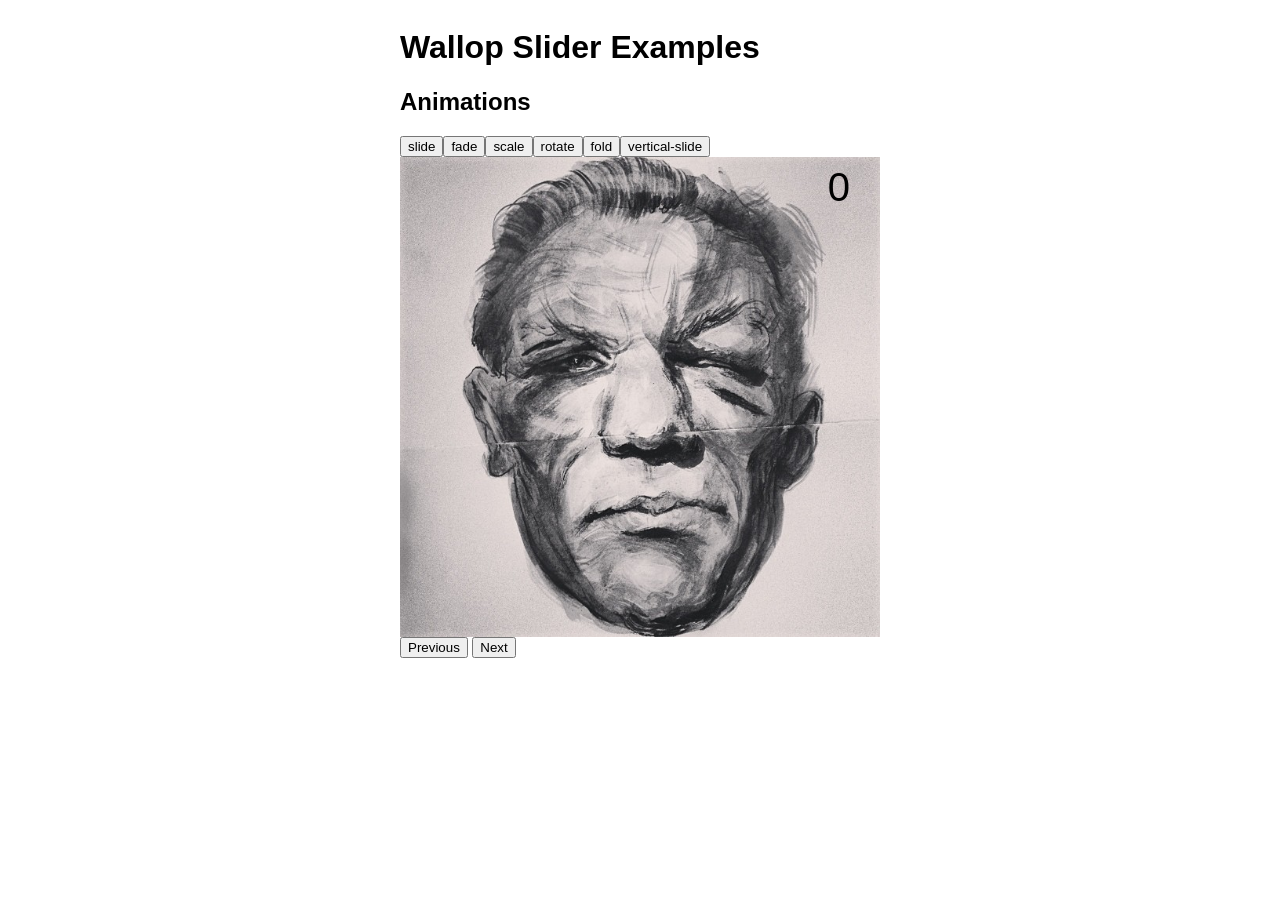
<file: bower_components/wallop/examples/animations.html>
<!doctype html>
<html lang="en">
<head>
  <meta charset="UTF-8">
  <title>Wallop Slider</title>

  <meta name="viewport" content="initial-scale=1, user-scalable=no">

  <link rel="stylesheet" href="css/example.css">
  <link rel="stylesheet" href="../css/wallop.css">
</head>
<body>

  <div class="Container">
    <h1>Wallop Slider Examples</h1>
    <h2>Animations</h2>

    <!-- SLIDER STARTS -->
    <div class="Wallop Wallop--slide">
      <div class="Wallop-list">
        <div class="Wallop-item Wallop-item--current"><img src="imgs/1.jpg"></div>
        <div class="Wallop-item"><img src="imgs/2.jpg"></div>
        <div class="Wallop-item"><img src="imgs/3.jpg"></div>
        <div class="Wallop-item"><img src="imgs/4.jpg"></div>
        <div class="Wallop-item"><img src="imgs/5.jpg"></div>
      </div>

      <button class="Wallop-buttonPrevious">Previous</button>
      <button class="Wallop-buttonNext">Next</button>
    </div>
    <!-- SLIDER ENDS -->


  </div>


  <script src="../js/Wallop.js"></script>
  <script>

    // New instance of Wallop
    var slider = document.querySelector('.Wallop');
    new Wallop(slider);

    var animations = [
      'slide',
      'fade',
      'scale',
      'rotate',
      'fold',
      'vertical-slide'
    ];

    function insertCss(animation) {
      var link = document.createElement('link');
      link.rel = 'stylesheet';
      link.href = '../css/wallop--' + animation + '.css';
      document.getElementsByTagName("head")[0].appendChild(link)
    }

    function updateSliderClass(className) {
      animations.forEach(function(animation) {
        removeClass(slider, 'Wallop--' + animation);
      });
      addClass(slider, 'Wallop--' + className);
    }

    function insertButton(animation) {
      var button = document.createElement('button');
      button.innerHTML = animation;
      slider.parentNode.insertBefore(button, slider);
      button.addEventListener('click', function() {
        updateSliderClass(animation);
      });
    }

    animations.forEach(function(animation) {
      insertCss(animation);
      insertButton(animation);
    });


    // Helpers
    function addClass(element, className) {
      if (!element) { return; }
      element.className = element.className.replace(/\s+$/gi, '') + ' ' + className;
    }

    function removeClass(element, className) {
      if (!element) { return; }
      element.className = element.className.replace(className, '');
    }
  </script>

</body>
</html>
</file>
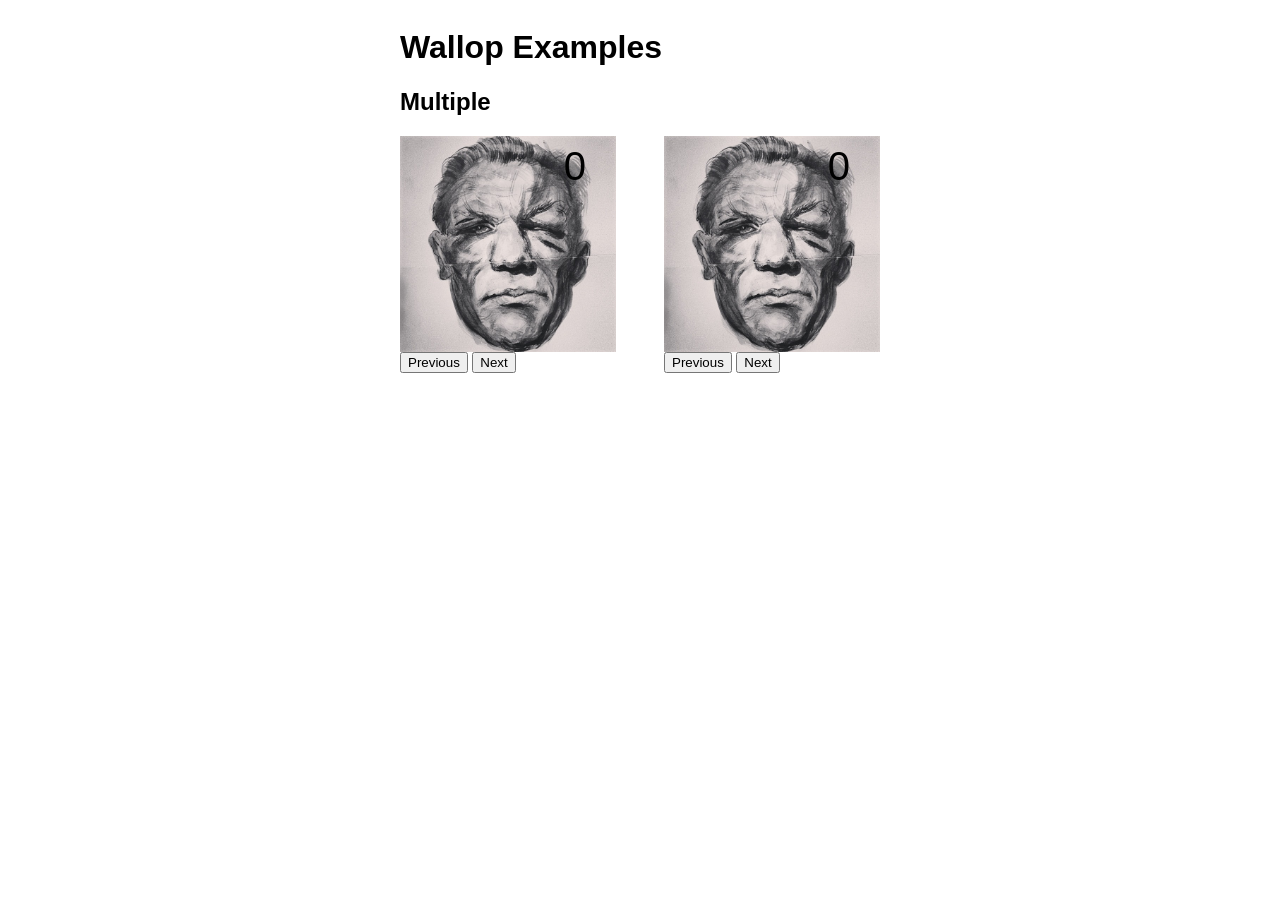
<file: bower_components/wallop/examples/multiple.html>
<!doctype html>
<html lang="en">
<head>
  <meta charset="UTF-8">
  <title>Wallop Slider</title>

  <meta name="viewport" content="initial-scale=1, user-scalable=no">

  <link rel="stylesheet" href="css/example.css">
  <link rel="stylesheet" href="../css/wallop.css">
  <link rel="stylesheet" href="../css/wallop--fade.css">
</head>
<body>

  <div class="Container">
    <h1>Wallop Examples</h1>
    <h2>Multiple</h2>

    <!-- SLIDER STARTS -->
    <div class="Wallop Wallop--1">
      <div class="Wallop-item"><img src="imgs/1.jpg"></div>
      <div class="Wallop-item"><img src="imgs/2.jpg"></div>
      <div class="Wallop-item"><img src="imgs/3.jpg"></div>
      <div class="Wallop-item"><img src="imgs/4.jpg"></div>
      <div class="Wallop-item"><img src="imgs/5.jpg"></div>

      <button class="Wallop-buttonPrevious">Previous</button>
      <button class="Wallop-buttonNext">Next</button>
    </div>
    <!-- SLIDER ENDS -->

    <div class="Wallop Wallop--2">
      <div class="Wallop-item"><img src="imgs/1.jpg"></div>
      <div class="Wallop-item"><img src="imgs/2.jpg"></div>
      <div class="Wallop-item"><img src="imgs/3.jpg"></div>
      <div class="Wallop-item"><img src="imgs/4.jpg"></div>
      <div class="Wallop-item"><img src="imgs/5.jpg"></div>

      <button class="Wallop-buttonPrevious">Previous</button>
      <button class="Wallop-buttonNext">Next</button>
    </div>
    <!-- SLIDER ENDS -->

  </div>


  <script src="../js/Wallop.js"></script>
  <script>
    // New instance of Wallop
    var slider1 = document.querySelector('.Wallop--1');
    new Wallop(slider1);

    var slider2 = document.querySelector('.Wallop--2');
    new Wallop(slider2);
  </script>

</body>
</html>
</file>
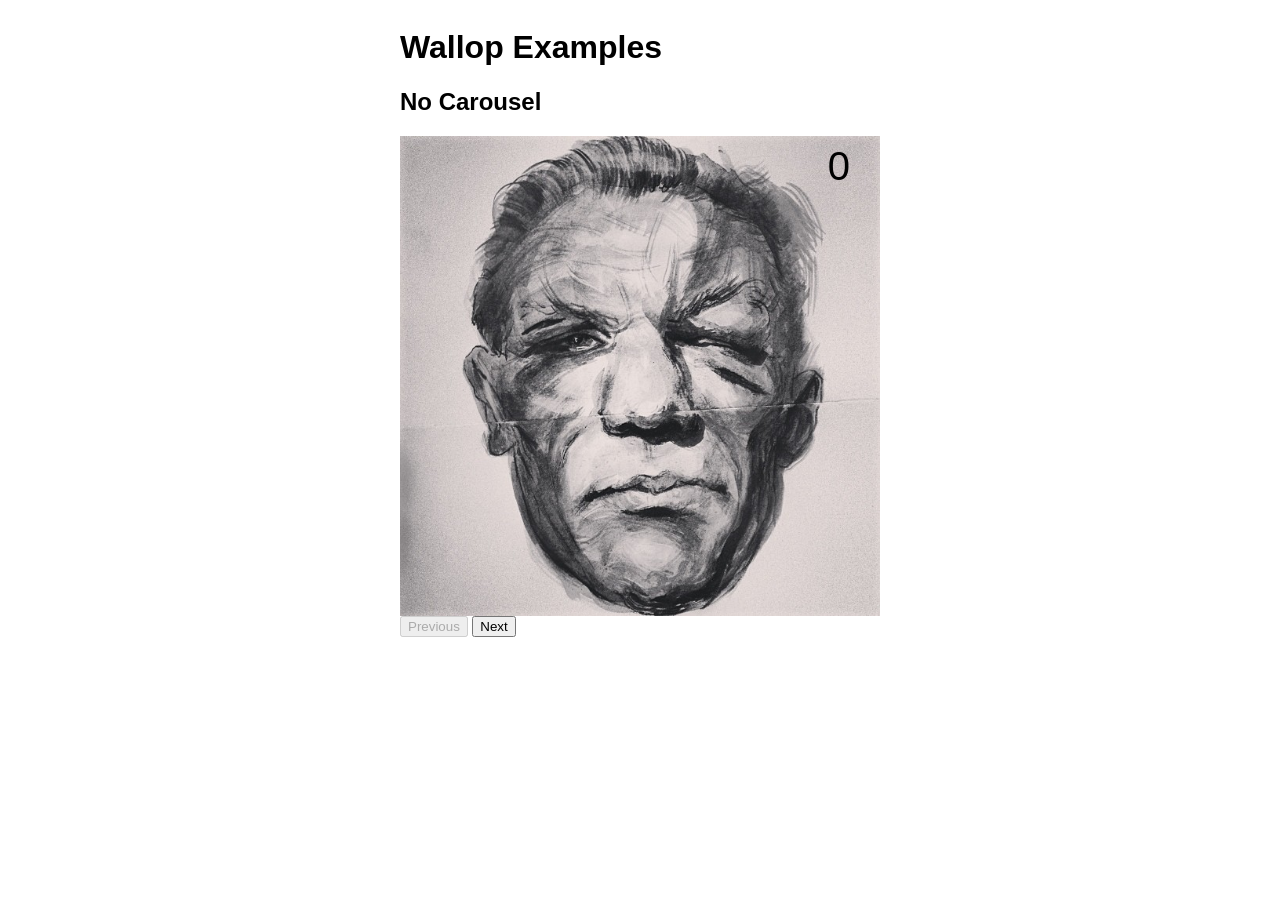
<file: bower_components/wallop/examples/no-carousel.html>
<!doctype html>
<html lang="en">
<head>
  <meta charset="UTF-8">
  <title>Wallop</title>

  <meta name="viewport" content="initial-scale=1, user-scalable=no">

  <link rel="stylesheet" href="css/example.css">
  <link rel="stylesheet" href="../css/wallop.css">
  <link rel="stylesheet" href="../css/wallop--fade.css">
</head>
<body>

  <div class="Container">
    <h1>Wallop Examples</h1>
    <h2>No Carousel</h2>

    <!-- SLIDER STARTS -->
    <div class="Wallop">
      <div class="Wallop-item"><img src="imgs/1.jpg"></div>
      <div class="Wallop-item"><img src="imgs/2.jpg"></div>
      <div class="Wallop-item"><img src="imgs/3.jpg"></div>
      <div class="Wallop-item"><img src="imgs/4.jpg"></div>
      <div class="Wallop-item"><img src="imgs/5.jpg"></div>

      <button class="Wallop-buttonPrevious" disabled="true">Previous</button>
      <button class="Wallop-buttonNext">Next</button>
    </div>
    <!-- SLIDER ENDS -->


  </div>


  <script src="../js/Wallop.js"></script>
  <script>
    // New instance of Wallop
    var slider = document.querySelector('.Wallop');
    new Wallop(slider, {
      carousel: false
    });
  </script>

</body>
</html>
</file>
<file: css/skeleton.css>
/*
* Skeleton V2.0.4
* Copyright 2014, Dave Gamache
* www.getskeleton.com
* Free to use under the MIT license.
* http://www.opensource.org/licenses/mit-license.php
* 12/29/2014
*/


/* Table of contents
––––––––––––––––––––––––––––––––––––––––––––––––––
- Grid
- Base Styles
- Typography
- Links
- Buttons
- Forms
- Lists
- Code
- Tables
- Spacing
- Utilities
- Clearing
- Media Queries
*/


/* Grid
–––––––––––––––––––––––––––––––––––––––––––––––––– */
.container {
  position: relative;
  width: 100%;
  max-width: 960px;
  margin: 0 auto;
  padding: 0 20px;
  box-sizing: border-box; }
.column,
.columns {
  width: 100%;
  float: left;
  box-sizing: border-box; }

/* For devices larger than 400px */
@media (min-width: 400px) {
  .container {
    width: 85%;
    padding: 0; }
}

/* For devices larger than 550px */
@media (min-width: 550px) {
  .container {
    width: 80%; }
  .column,
  .columns {
    margin-left: 4%; }
  .column:first-child,
  .columns:first-child {
    margin-left: 0; }

  .one.column,
  .one.columns                    { width: 4.66666666667%; }
  .two.columns                    { width: 13.3333333333%; }
  .three.columns                  { width: 22%;            }
  .four.columns                   { width: 30.6666666667%; }
  .five.columns                   { width: 39.3333333333%; }
  .six.columns                    { width: 48%;            }
  .seven.columns                  { width: 56.6666666667%; }
  .eight.columns                  { width: 65.3333333333%; }
  .nine.columns                   { width: 74.0%;          }
  .ten.columns                    { width: 82.6666666667%; }
  .eleven.columns                 { width: 91.3333333333%; }
  .twelve.columns                 { width: 100%; margin-left: 0; }

  .one-third.column               { width: 30.6666666667%; }
  .two-thirds.column              { width: 65.3333333333%; }

  .one-half.column                { width: 48%; }

  /* Offsets */
  .offset-by-one.column,
  .offset-by-one.columns          { margin-left: 8.66666666667%; }
  .offset-by-two.column,
  .offset-by-two.columns          { margin-left: 17.3333333333%; }
  .offset-by-three.column,
  .offset-by-three.columns        { margin-left: 26%;            }
  .offset-by-four.column,
  .offset-by-four.columns         { margin-left: 34.6666666667%; }
  .offset-by-five.column,
  .offset-by-five.columns         { margin-left: 43.3333333333%; }
  .offset-by-six.column,
  .offset-by-six.columns          { margin-left: 52%;            }
  .offset-by-seven.column,
  .offset-by-seven.columns        { margin-left: 60.6666666667%; }
  .offset-by-eight.column,
  .offset-by-eight.columns        { margin-left: 69.3333333333%; }
  .offset-by-nine.column,
  .offset-by-nine.columns         { margin-left: 78.0%;          }
  .offset-by-ten.column,
  .offset-by-ten.columns          { margin-left: 86.6666666667%; }
  .offset-by-eleven.column,
  .offset-by-eleven.columns       { margin-left: 95.3333333333%; }

  .offset-by-one-third.column,
  .offset-by-one-third.columns    { margin-left: 34.6666666667%; }
  .offset-by-two-thirds.column,
  .offset-by-two-thirds.columns   { margin-left: 69.3333333333%; }

  .offset-by-one-half.column,
  .offset-by-one-half.columns     { margin-left: 52%; }

}


/* Base Styles
–––––––––––––––––––––––––––––––––––––––––––––––––– */
/* NOTE
html is set to 62.5% so that all the REM measurements throughout Skeleton
are based on 10px sizing. So basically 1.5rem = 15px :) */
html {
  font-size: 62.5%; }
body {
  font-size: 1.5em; /* currently ems cause chrome bug misinterpreting rems on body element */
  line-height: 1.6;
  font-weight: 400;
  font-family: "Raleway", "HelveticaNeue", "Helvetica Neue", Helvetica, Arial, sans-serif;
  color: #222; }


/* Typography
–––––––––––––––––––––––––––––––––––––––––––––––––– */
h1, h2, h3, h4, h5, h6 {
  margin-top: 0;
  margin-bottom: 2rem;
  font-weight: 300; }
h1 { font-size: 4.0rem; line-height: 1.2;  letter-spacing: -.1rem;}
h2 { font-size: 3.6rem; line-height: 1.25; letter-spacing: -.1rem; }
h3 { font-size: 3.0rem; line-height: 1.3;  letter-spacing: -.1rem; }
h4 { font-size: 2.4rem; line-height: 1.35; letter-spacing: -.08rem; }
h5 { font-size: 1.8rem; line-height: 1.5;  letter-spacing: -.05rem; }
h6 { font-size: 1.5rem; line-height: 1.6;  letter-spacing: 0; }

/* Larger than phablet */
@media (min-width: 550px) {
  h1 { font-size: 5.0rem; }
  h2 { font-size: 4.2rem; }
  h3 { font-size: 3.6rem; }
  h4 { font-size: 3.0rem; }
  h5 { font-size: 2.4rem; }
  h6 { font-size: 1.5rem; }
}

p {
  margin-top: 0; }


/* Links
–––––––––––––––––––––––––––––––––––––––––––––––––– */
a {
  color: #222; 
  text-decoration:none
  }



/* Buttons
–––––––––––––––––––––––––––––––––––––––––––––––––– */
.button,
button,
input[type="submit"],
input[type="reset"],
input[type="button"] {
  display: inline-block;
  height: 38px;
  padding: 0 30px;
  color: #555;
  text-align: center;
  font-size: 11px;
  font-weight: 600;
  line-height: 38px;
  letter-spacing: .1rem;
  text-transform: uppercase;
  text-decoration: none;
  white-space: nowrap;
  background-color: transparent;
  border-radius: 4px;
  border: 1px solid #bbb;
  cursor: pointer;
  box-sizing: border-box; }
.button:hover,
button:hover,
input[type="submit"]:hover,
input[type="reset"]:hover,
input[type="button"]:hover,
.button:focus,
button:focus,
input[type="submit"]:focus,
input[type="reset"]:focus,
input[type="button"]:focus {
  color: #333;
  border-color: #888;
  outline: 0; }
.button.button-primary,
button.button-primary,
input[type="submit"].button-primary,
input[type="reset"].button-primary,
input[type="button"].button-primary {
  color: #FFF;
  background-color: #33C3F0;
  border-color: #33C3F0; }
.button.button-primary:hover,
button.button-primary:hover,
input[type="submit"].button-primary:hover,
input[type="reset"].button-primary:hover,
input[type="button"].button-primary:hover,
.button.button-primary:focus,
button.button-primary:focus,
input[type="submit"].button-primary:focus,
input[type="reset"].button-primary:focus,
input[type="button"].button-primary:focus {
  color: #FFF;
  background-color: #1EAEDB;
  border-color: #1EAEDB; }


/* Forms
–––––––––––––––––––––––––––––––––––––––––––––––––– */
input[type="email"],
input[type="number"],
input[type="search"],
input[type="text"],
input[type="tel"],
input[type="url"],
input[type="password"],
textarea,
select {
  height: 38px;
  padding: 6px 10px; /* The 6px vertically centers text on FF, ignored by Webkit */
  background-color: #fff;
  border: 1px solid #D1D1D1;
  border-radius: 4px;
  box-shadow: none;
  box-sizing: border-box; }
/* Removes awkward default styles on some inputs for iOS */
input[type="email"],
input[type="number"],
input[type="search"],
input[type="text"],
input[type="tel"],
input[type="url"],
input[type="password"],
textarea {
  -webkit-appearance: none;
     -moz-appearance: none;
          appearance: none; }
textarea {
  min-height: 65px;
  padding-top: 6px;
  padding-bottom: 6px; }
input[type="email"]:focus,
input[type="number"]:focus,
input[type="search"]:focus,
input[type="text"]:focus,
input[type="tel"]:focus,
input[type="url"]:focus,
input[type="password"]:focus,
textarea:focus,
select:focus {
  border: 1px solid #33C3F0;
  outline: 0; }
label,
legend {
  display: block;
  margin-bottom: .5rem;
  font-weight: 600; }
fieldset {
  padding: 0;
  border-width: 0; }
input[type="checkbox"],
input[type="radio"] {
  display: inline; }
label > .label-body {
  display: inline-block;
  margin-left: .5rem;
  font-weight: normal; }


/* Lists
–––––––––––––––––––––––––––––––––––––––––––––––––– */
ul {
  list-style: circle inside; }
ol {
  list-style: decimal inside; }
ol, ul {
  padding-left: 0;
  margin-top: 0; }
ul ul,
ul ol,
ol ol,
ol ul {
  margin: 1.5rem 0 1.5rem 3rem;
  font-size: 90%; }
li {
  margin-bottom: 1rem; }


/* Code
–––––––––––––––––––––––––––––––––––––––––––––––––– */
code {
  padding: .2rem .5rem;
  margin: 0 .2rem;
  font-size: 90%;
  white-space: nowrap;
  background: #F1F1F1;
  border: 1px solid #E1E1E1;
  border-radius: 4px; }
pre > code {
  display: block;
  padding: 1rem 1.5rem;
  white-space: pre; }


/* Tables
–––––––––––––––––––––––––––––––––––––––––––––––––– */
th,
td {
  padding: 12px 15px;
  text-align: left;
  border-bottom: 1px solid #E1E1E1; }
th:first-child,
td:first-child {
  padding-left: 0; }
th:last-child,
td:last-child {
  padding-right: 0; }


/* Spacing
–––––––––––––––––––––––––––––––––––––––––––––––––– */
button,
.button {
  margin-bottom: 1rem; }
input,
textarea,
select,
fieldset {
  margin-bottom: 1.5rem; }
pre,
blockquote,
dl,
figure,
table,
p,
ul,
ol,
form {
  margin-bottom: 2.5rem; }


/* Utilities
–––––––––––––––––––––––––––––––––––––––––––––––––– */
.u-full-width {
  width: 100%;
  box-sizing: border-box; }
.u-max-full-width {
  max-width: 100%;
  box-sizing: border-box; }
.u-pull-right {
  float: right; }
.u-pull-left {
  float: left; }


/* Misc
–––––––––––––––––––––––––––––––––––––––––––––––––– */
hr {
  margin-top: 3rem;
  margin-bottom: 3.5rem;
  border-width: 0;
  border-top: 1px solid #E1E1E1; }


/* Clearing
–––––––––––––––––––––––––––––––––––––––––––––––––– */

/* Self Clearing Goodness */
.container:after,
.row:after,
.u-cf {
  content: "";
  display: table;
  clear: both; }


/* Media Queries
–––––––––––––––––––––––––––––––––––––––––––––––––– */
/*
Note: The best way to structure the use of media queries is to create the queries
near the relevant code. For example, if you wanted to change the styles for buttons
on small devices, paste the mobile query code up in the buttons section and style it
there.
*/


/* Larger than mobile */
@media (min-width: 400px) {}

/* Larger than phablet (also point when grid becomes active) */
@media (min-width: 550px) {}

/* Larger than tablet */
@media (min-width: 750px) {}

/* Larger than desktop */
@media (min-width: 1000px) {}

/* Larger than Desktop HD */
@media (min-width: 1200px) {}
</file>
<file: css/styles.css>
.links {
  word-spacing: 20px
}

.work-links {
  margin-top: 10%;
}

.img {
  max-width: 100%;
  padding-bottom: 20px;
}

.scale-work {
  height: 70%;
  padding-top: 15px;
  margin: 0 auto;
}

.scale {
  width: 70%;
}

.index-logo{
  width: 70%;
  margin-top: 40%;
}

.fixed-left {
  width: 80%;
  margin: 0 auto;
  text-align: center;
}

.fixed-right {
  width: 90%;
  margin: 0 5%;
}

.main-link {
  text-align: center;
  padding-top: 200px;
  color: white;
}

.main-nav {
  width: 100%;
  height: 40vh;
  text-align: center;
  float: left;
  padding: 0 auto;
}

.tappist {
  width: 100%;
  height: 40vh;
  text-align: center;
  float: left;
  background-image: url('../images/tappist.png');
  background-size: cover;
  background-position: center center;
}

.waystone {
  width: 100%;
  height: 40vh;
  text-align: center;
  float: left;
  background-image: url('../images/waystone.jpg');
  background-size: cover;
  background-position: center center;
}

.branding {
  width: 100%;
  height: 40vh;
  text-align: center;
  float: left;
  background-image: url('../images/homebrewing.jpg');
  background-size: cover;
  background-position: center center;
}

.marketing {
  width: 100%;
  height: 40vh;
  text-align: center;
  float: left;
  background-image: url('../images/marketing.jpg');
  background-size: cover;
  background-position: center center;
}

.more {
  width: 100%;
  height: 40vh;
  text-align: center;
  float: left;
  background-image: url('../images/more.jpg');
  background-size: cover;
  background-position: center center;
}

.info {
  display: none;
  position: absolute;
  top: 100px;
  left: 0;
  text-align: center;
}

.background-home {
  background-image: url('../images/background.jpg');
  background-size: cover;
  background-position: center center;
  height: 100vh;
  text-align: center;
  display: fixed;
}

.header {
  background-image: url('../images/me.jpg');
  background-size: cover;
  background-position: center center;
  height: 45vh;
  margin-top: 10px;
  text-align: center;
  margin-bottom: 20px;
}

.header-tap {
  background-image: url('../images/tappist.jpg');
  background-size: cover;
  background-position: center center;
  height: 25vh;
  margin-top: 10px;
  text-align: center;
  margin-bottom: 20px;
}

.header-waystone {
  background-image: url('../images/waystone-header.jpg');
  background-size: cover;
  background-position: center center;
  height: 25vh;
  margin-top: 10px;
  text-align: center;
  margin-bottom: 20px;
}

.bold {
  font-weight: 700;
}

.resume-sub {
  background-color: #1b75bb;
  color: white;
  padding: 5px;
  padding-left: 20px;
}

.resume-title {
  margin-top: -25px;
}

.resume-description {
  margin-top: -15px;
  margin-bottom: 50px;
}

.resume-education {
  margin-top: -20px;
}

.resume-date {
  margin-top: -25px;
}


@media (min-width: 768px) {
  .fixed-left {
    position: fixed;
    width: 18%;
    text-align: center;
    margin-left: -2%;
  }

  .fixed-right {
    width: 70%;
    margin-left: 30%;
  }

  .index-logo {
    width: 50%;
    margin-top: 20%;
  }

  .scale-work {
  height: 80%;
  padding-top: 15px;
  }

  .background-home {
  background-image: url('../images/background.jpg');
  background-size: cover;
  background-position: center center;
  height: 100vh;
  text-align: center;
  display: fixed;
  }  

  .scale {
  width: 90%;
  }
  
  .img {
  max-width: 100%;
  padding-bottom: 20px;
  }

  .work-links {
  margin-top: 10%;
  }

  .main-nav {
  width: 50%;
  height: 33vh;
  text-align: center;
  float: left;
  padding: 0 auto;
}

  .tappist {
  width: 50%;
  height: 33vh;
  text-align: center;
  float: left;
  background-image: url('../images/tappist.png');
  background-size: cover;
  background-position: center center;
}

.waystone {
  width: 50%;
  height: 33vh;
  text-align: center;
  float: left;
  background-image: url('../images/waystone.jpg');
  background-size: cover;
  background-position: center center;
}

.branding {
  width: 50%;
  height: 33vh;
  text-align: center;
  float: left;
  background-image: url('../images/homebrewing.jpg');
  background-size: cover;
  background-position: center center;
}

.marketing {
  width: 50%;
  height: 33vh;
  text-align: center;
  float: left;
  background-image: url('../images/marketing.jpg');
  background-size: cover;
  background-position: center center;
}

.more {
  width: 50%;
  height: 33vh;
  text-align: center;
  float: left;
  background-image: url('../images/more.jpg');
  background-size: cover;
  background-position: center center;
}

}

.page {
  margin-top: 20px;
}

.page-2 {
  margin-top: 20px;
  margin-bottom: 20px;
}

.button {
  margin-bottom: 20px;
}

.social {
  margin-bottom: 150px;
}

article {
  padding-top: 50px;
}

article p {
  line-height: 1.8em;
}

p {
  text-align: left;
  font-size: 16pt;
}
</file>
<file: sss/sss.css>
.sss {
	height: 0;
	margin: 0; 
	padding: 0;
	position: relative;
	display: block;
	overflow: hidden;
}

.ssslide {
	width: 100%;
	margin: 0;
	padding: 0;
	position: absolute;
	top: 0;
	left: 0;
	display: none;
	overflow: hidden;
}

.ssslide img {
	max-width: 100%;
	height: auto;
	margin: 0;
	padding: 0;
	position: relative;
	display: block;
}

.sssnext, .sssprev {
	width: 25px;
	height: 100%;
	margin: 0;
	position: absolute;
	top: 0;
	background: url('images/arr.png') no-repeat;
}

.sssprev {
	left: 3%;
	background-position: 0 50%;
}

.sssnext {
	right: 3%;
	background-position: -26px 50%;
}

.sssprev:hover, .sssnext:hover {
	cursor: pointer;
}
</file>
<file: bower_components/wallop/examples/css/example.css>
body {
  font-family: "Helvetica Neue", Helvetica, Arial;
}

.Container {
  max-width: 480px;
  margin: 0 auto;
  overflow: hidden;
}

.Wallop--1,
.Wallop--2 {
  float: left;
  max-width: 45%;
}

.Wallop--2 {
  float: right;
}

.Wallop-item:before {
  position: absolute;
  top: 30px;
  right: 30px;
  font-size: 40px;
  text-align: center;
  line-height: 0;
}

.Wallop-item:nth-child(1):before {content:"0";}
.Wallop-item:nth-child(2):before {content:"1";}
.Wallop-item:nth-child(3):before {content:"2";}
.Wallop-item:nth-child(4):before {content:"3";}
.Wallop-item:nth-child(5):before {content:"4";}

.Wallop img {
  vertical-align: middle;
  width: 100%;
}
</file>
<file: bower_components/wallop/css/wallop.css>
/**
 * wallop.css
 *
 * @fileoverview Default styles for wallop – recommended
 *
 * @author Pedro Duarte
 * @author http://pedroduarte.me/wallop
 */

/*
  This is the top-level selector

  It should be relative positioned
  to allow the children to be positioned absolutely
  relative to this
 */
.Wallop {
  position: relative;
}

/*
  This element groups all the items, but not the buttons

  It's a recommendation but it's very likely
  you'll want to hide any overflow from the items
  Especially when doing animations such as scale
 */
.Wallop-list {
  position: relative;
  overflow: hidden;
}

/*
  This is the item element

  By default, they are all hidden and
  positioned absolute
  I recommend always having .Wallop-item--current
  in your markup by default (probably on the first element)
 */
.Wallop-item {
  visibility: hidden;
  position: absolute;
  top: 0;
  left: 0;
  width: 100%;
}

/*
  This is the current item element

  All we do here, is make it visible again reset
  the position to static. Could also be relative
 */
.Wallop-item--current {
  visibility: visible;
  position: relative;
}
</file>
<file: bower_components/wallop/css/wallop--fade.css>
/**
 * wallop--fade.css
 *
 * @fileoverview Fade animation for wallop
 *
 * @author Pedro Duarte
 * @author http://pedroduarte.me/wallop
 */

 .Wallop--fade .Wallop-item--hidePrevious,
 .Wallop--fade .Wallop-item--hideNext {
  visibility: visible;
  -webkit-animation: fadeOut 450ms cubic-bezier(0.455, 0.03, 0.515, 0.955) both;
  -moz-animation: fadeOut 450ms cubic-bezier(0.455, 0.03, 0.515, 0.955) both;
  -ms-animation: fadeOut 450ms cubic-bezier(0.455, 0.03, 0.515, 0.955) both;
  animation: fadeOut 450ms cubic-bezier(0.455, 0.03, 0.515, 0.955) both;
}

/*
  In order to fade out properly we need to make sure
  that the item that is going to be the previous one
  has a higer z-index that the next one
 */
.Wallop--fade .Wallop-item--hidePrevious,
.Wallop--fade .Wallop-item--hideNext { z-index: 2; }
.Wallop--fade .Wallop-item--showPrevious,
.Wallop--fade .Wallop-item--showNext { z-index: 1; }

 /*==========  FADE ANIMATIONS  ==========*/
@-webkit-keyframes fadeOut {
  100% {
    opacity: 0;
    visibility: hidden;
  }
}
@-moz-keyframes fadeOut {
  100% {
    opacity: 0;
    visibility: hidden;
  }
}
@-ms-keyframes fadeOut {
  100% {
    opacity: 0;
    visibility: hidden;
  }
}
@keyframes fadeOut {
  100% {
    opacity: 0;
    visibility: hidden;
  }
}
</file>
